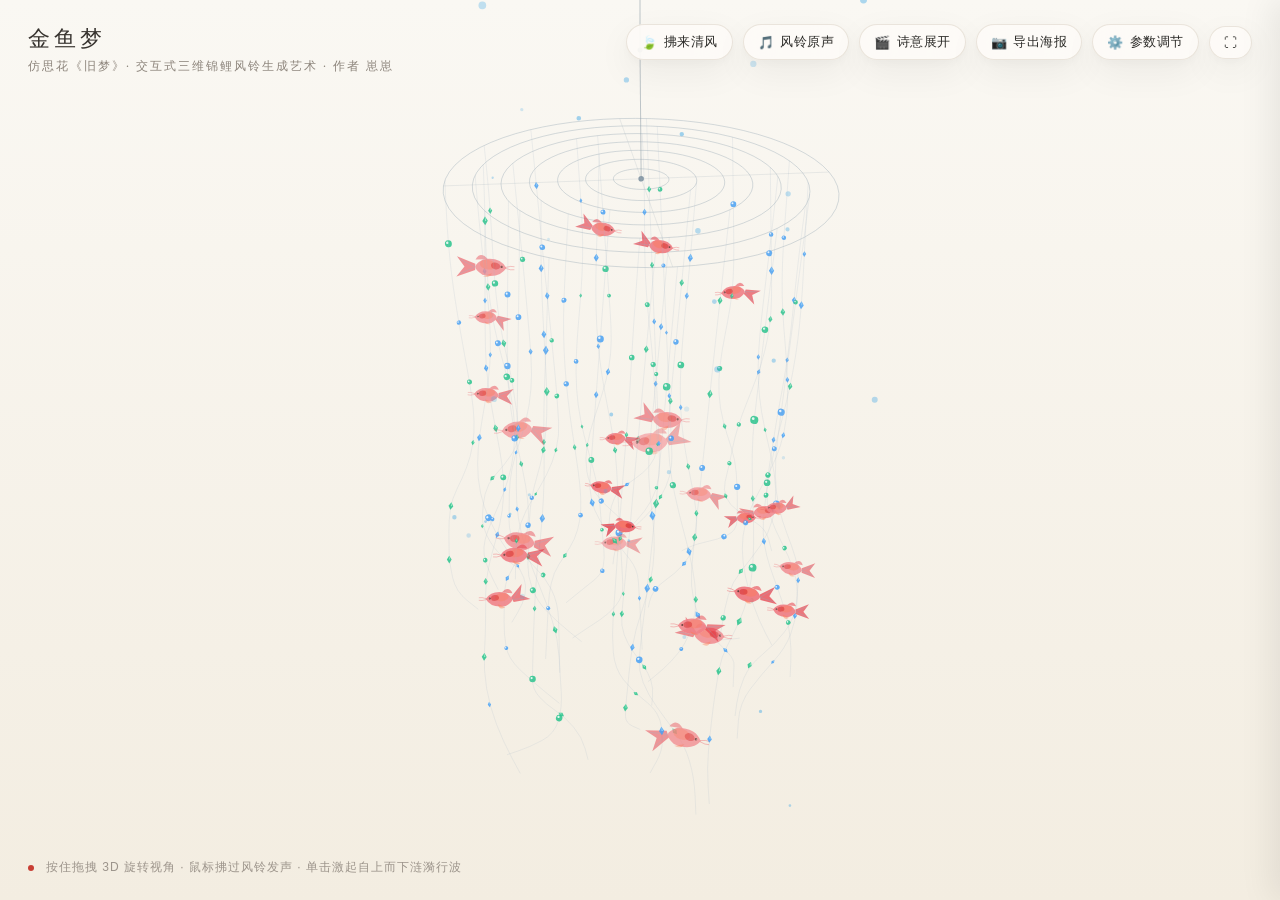
<file: index.html>
<!DOCTYPE html>
<html lang="zh-CN">
<head>
  <meta charset="UTF-8">
  <meta name="viewport" content="width=device-width, initial-scale=1.0, maximum-scale=1.0, user-scalable=no">
  <title>金鱼梦 · 锦鲤风铃生成艺术 (仿思花《旧梦》)</title>
  <link rel="stylesheet" href="style.css">
</head>
<body>

  <!-- 主画布 -->
  <canvas id="chimeCanvas"></canvas>

  <!-- 艺术标题题跋 -->
  <header class="art-header">
    <div class="art-title">
      <span>金鱼梦</span>
    </div>
    <div class="art-subtitle">仿思花《旧梦》· 交互式三维锦鲤风铃生成艺术 · 作者 崽崽</div>
  </header>

  <!-- 浮动快捷操作栏 -->
  <div class="floating-bar">
    <button class="icon-btn" id="gustBtn" title="拂来一阵微风，激起自上而下的柳叶涟漪行波">
      <span class="icon">🍃</span>
      <span class="btn-text">拂来清风</span>
    </button>
    <button class="icon-btn" id="bgAudioBtn" title="播放/暂停原生夏日风铃音轨">
      <span class="icon">🎵</span>
      <span class="btn-text">风铃原声</span>
    </button>
    <button class="icon-btn" id="replayBtn" title="重新播放如梦初醒的展开序幕">
      <span class="icon">🎬</span>
      <span class="btn-text">诗意展开</span>
    </button>
    <button class="icon-btn" id="exportBtn" title="导出高分辨率艺术海报">
      <span class="icon">📷</span>
      <span class="btn-text">导出海报</span>
    </button>
    <button class="icon-btn" id="togglePanelBtn" title="展开全参数调节控制台">
      <span class="icon">⚙️</span>
      <span class="btn-text">参数调节</span>
    </button>
    <button class="icon-btn" id="fullscreenBtn" title="全屏禅意沉浸模式">
      <span class="icon">⛶</span>
    </button>
  </div>

  <!-- 底部交互指引 -->
  <footer class="hint-footer">
    <span class="hint-dot"></span>
    <span>按住拖拽 3D 旋转视角 · 鼠标拂过风铃发声 · 单击激起自上而下涟漪行波</span>
  </footer>

  <!-- 侧边参数设置抽屉 -->
  <aside class="settings-drawer" id="settingsDrawer">
    <div class="drawer-header">
      <div class="drawer-title">装置参数配置台</div>
      <button class="close-btn" id="closeDrawerBtn">×</button>
    </div>

    <div class="drawer-content">

      <!-- 1. 意境预设 -->
      <div class="config-group">
        <div class="group-title">🎨 意境预设 (Style Presets)</div>
        <div class="preset-grid">
          <button class="preset-btn active" data-preset="goldenfish">🎐 金鱼梦</button>
          <button class="preset-btn" data-preset="golden">🌅 暮霭金鳞</button>
          <button class="preset-btn" data-preset="jade">🌊 碧波翠微</button>
          <button class="preset-btn" data-preset="night">🌌 玄夜水墨</button>
        </div>
      </div>

      <!-- 2. 结构参数 -->
      <div class="config-group">
        <div class="group-title">📐 风铃构型 (Structure)</div>
        <div class="control-item">
          <div class="control-label">
            <span>同心圆环数</span>
            <span class="control-value" id="valNumRings">7 层</span>
          </div>
          <input type="range" id="numRings" min="3" max="8" step="1" value="7">
        </div>
        <div class="control-item">
          <div class="control-label">
            <span>垂线数量</span>
            <span class="control-value" id="valNumStrands">34 根</span>
          </div>
          <input type="range" id="numStrands" min="12" max="48" step="2" value="34">
        </div>
        <div class="control-item">
          <div class="control-label">
            <span>顶部外环半径</span>
            <span class="control-value" id="valTopRadius">195 px</span>
          </div>
          <input type="range" id="topRadius" min="100" max="280" step="10" value="195">
        </div>
        <div class="control-item">
          <div class="control-label">
            <span>悬垂深度</span>
            <span class="control-value" id="valDropLength">680 px</span>
          </div>
          <input type="range" id="dropLength" min="350" max="850" step="20" value="680">
        </div>
        <div class="control-item">
          <div class="control-label">
            <span>下摆扩散比率</span>
            <span class="control-value" id="valSpreadRatio">0.95</span>
          </div>
          <input type="range" id="spreadRatio" min="0.5" max="1.6" step="0.05" value="0.95">
        </div>
      </div>

            <!-- 3. 挂件形态与素材选择 -->
      <div class="config-group">
        <div class="group-title">🎏 挂件形态与素材 (Pendant Motif)</div>
        <div class="control-item">
          <div class="control-label">
            <span>挂件形态</span>
          </div>
          <select id="pendantType">
            <option value="koi" selected>灵动锦鲤 (原版水彩游鱼)</option>
            <option value="butterfly">翩跹彩蝶 (3D双翅微振)</option>
            <option value="ginkgo">沉香金叶 (银杏叶翻卷)</option>
            <option value="crane">素雅青鸟 (立体千纸鹤)</option>
            <option value="custom">🖼️ 自定义图片 (本地PNG上传)</option>
          </select>
        </div>
        <div class="control-item" id="customUploadContainer" style="display: none;">
          <button class="secondary-btn" style="width: 100%;" id="uploadImageBtn">📁 上传透明底 PNG 吊坠</button>
          <input type="file" id="customImageInput" accept="image/*" style="display: none;">
          <div id="uploadFileName" style="font-size: 11px; color: #8C847B; margin-top: 4px; text-align: center;">未选择文件</div>
        </div>
        <div class="control-item">
          <div class="control-label">
            <span>挂件数量</span>
            <span class="control-value" id="valKoiCount">26 条</span>
          </div>
          <input type="range" id="koiCount" min="4" max="45" step="1" value="26">
        </div>
        <div class="control-item">
          <div class="control-label">
            <span>挂件体型</span>
            <span class="control-value" id="valKoiScale">1.05x</span>
          </div>
          <input type="range" id="koiScale" min="0.6" max="1.8" step="0.05" value="1.05">
        </div>
        <div class="control-item">
          <div class="control-label">
            <span>动态节奏</span>
            <span class="control-value" id="valKoiSpeed">1.00x</span>
          </div>
          <input type="range" id="koiSpeed" min="0.4" max="2.2" step="0.1" value="1.0">
        </div>
        <div class="control-item">
          <div class="control-label">
            <span>摆幅强度</span>
            <span class="control-value" id="valKoiWiggleAmp">1.00x</span>
          </div>
          <input type="range" id="koiWiggleAmp" min="0.3" max="2.0" step="0.1" value="1.0">
        </div>
        <div class="control-item">
          <div class="control-label">
            <span>国画配色方案</span>
          </div>
          <select id="koiColorTheme">
            <option value="cinnabar" selected>朱砂红金 (原版复刻)</option>
            <option value="golden">锦绣赤金</option>
            <option value="cyan">翠微碧波</option>
            <option value="monochrome">水墨丹顶</option>
            <option value="iridescent">五彩幻锦</option>
          </select>
        </div>
        <div class="control-item">
          <div class="control-label">
            <span>游动/朝向分布</span>
          </div>
          <select id="koiFacingMode">
            <option value="auto" selected>自由漫游 (顺逆交错)</option>
            <option value="cw">顺时针环游</option>
            <option value="ccw">逆时针环游</option>
          </select>
        </div>
      </div>

      <!-- 4. 珠帘与晶石 -->
      <div class="config-group">
        <div class="group-title">💎 琉璃珠饰 (Beads & Dew)</div>
        <div class="control-item">
          <div class="control-label">
            <span>串珠密度</span>
            <span class="control-value" id="valBeadDensity">1.00x</span>
          </div>
          <input type="range" id="beadDensity" min="0.4" max="2.0" step="0.1" value="1.0">
        </div>
        <div class="control-item">
          <div class="control-label">
            <span>珠粒大小</span>
            <span class="control-value" id="valBeadSize">1.00x</span>
          </div>
          <input type="range" id="beadSize" min="0.5" max="2.0" step="0.1" value="1.0">
        </div>
        <div class="control-item">
          <div class="control-label">
            <span>琉璃色泽</span>
          </div>
          <select id="beadTheme">
            <option value="blueGreen" selected>天青湖蓝 + 翡翠绿 (原作)</option>
            <option value="amberGold">落日琥珀流金</option>
            <option value="purpleCrystal">紫玉荧晶</option>
            <option value="iceWhite">冰雪清透</option>
          </select>
        </div>
        <div class="toggle-row">
          <span>飘落水露微粒</span>
          <label class="switch">
            <input type="checkbox" id="dewParticles" checked>
            <span class="slider"></span>
          </label>
        </div>
      </div>

            <!-- 5. 柳叶微重力与非同步风动 -->
      <div class="config-group">
        <div class="group-title">🍃 柳叶微重力与非同步风动 (Willow Wave Physics)</div>
        <div class="control-item">
          <div class="control-label">
            <span>微弱重力 (柔顺回正拉力)</span>
            <span class="control-value" id="valGravity">0.05</span>
          </div>
          <input type="range" id="gravity" min="0.01" max="0.25" step="0.01" value="0.05">
        </div>
        <div class="control-item">
          <div class="control-label">
            <span>节段非同步相位差 (柳叶 S 波)</span>
            <span class="control-value" id="valSegPhaseLag">0.42 rad</span>
          </div>
          <input type="range" id="segPhaseLag" min="0.10" max="0.80" step="0.02" value="0.42">
        </div>
        <div class="control-item">
          <div class="control-label">
            <span>非同步微风波纹灵动度</span>
            <span class="control-value" id="valWindFlutter">1.60x</span>
          </div>
          <input type="range" id="windFlutter" min="0.0" max="3.0" step="0.05" value="1.60">
        </div>
        <div class="control-item">
          <div class="control-label">
            <span>空气流体阻尼 (消退柔韧度)</span>
            <span class="control-value" id="valAirDrag">0.940</span>
          </div>
          <input type="range" id="airDrag" min="0.88" max="0.98" step="0.005" value="0.940">
        </div>
        <div class="control-item">
          <div class="control-label">
            <span>丝线极细轻盈度</span>
            <span class="control-value" id="valStrandWidth">0.45 px</span>
          </div>
          <input type="range" id="strandWidth" min="0.3" max="1.2" step="0.05" value="0.45">
        </div>
        <div class="control-item">
          <div class="control-label">
            <span>环境微风强度</span>
            <span class="control-value" id="valWindStrength">1.00x</span>
          </div>
          <input type="range" id="windStrength" min="0.0" max="3.0" step="0.1" value="1.0">
        </div>
        <div class="control-item">
          <div class="control-label">
            <span>3D 自转角速度</span>
            <span class="control-value" id="valAutoRotateSpeed">0.0028</span>
          </div>
          <input type="range" id="autoRotateSpeed" min="-0.015" max="0.015" step="0.0005" value="0.0028">
        </div>
        <div class="control-item">
          <div class="control-label">
            <span>全局悬挂钟摆晃动</span>
            <span class="control-value" id="valPendulumAmp">5.5 px</span>
          </div>
          <input type="range" id="pendulumAmp" min="0.0" max="15.0" step="0.5" value="5.5">
        </div>
        <div class="control-item" style="margin-top: 4px;">
          <button class="secondary-btn" id="drawerGustBtn" style="width: 100%;">🍃 拂来一阵清风 (触发下行行波)</button>
        </div>
        <div class="control-item" style="margin-top: 6px;">
          <div class="control-label"><span>手感一键预设</span></div>
          <div style="display: grid; grid-template-columns: repeat(3, 1fr); gap: 6px; margin-top: 4px;">
            <button class="preset-btn" id="feelPlumbBtn" style="padding: 6px 4px; font-size: 11px;">🎐 沉稳垂帘</button>
            <button class="preset-btn active" id="feelBalancedBtn" style="padding: 6px 4px; font-size: 11px;">🍃 柳叶微风</button>
            <button class="preset-btn" id="feelBreezeBtn" style="padding: 6px 4px; font-size: 11px;">🌬️ 云丝飘荡</button>
          </div>
        </div>
      </div>

      <!-- 6. 背景 -->
      <div class="config-group">
        <div class="group-title">📜 背景 (Paper)</div>
        <div class="control-item">
          <div class="control-label">
            <span>宣纸底色色调</span>
          </div>
          <select id="bgTheme">
            <option value="ricePaper" selected>澄心堂暖宣白 (默认)</option>
            <option value="warmSilk">温润素绢米白</option>
            <option value="bambooGreen">潇湘竹青淡绿</option>
            <option value="darkNight">玄夜玄墨青黑</option>
          </select>
        </div>
      </div>

      <!-- 7. 音效与交互声音 -->
      <div class="config-group">
        <div class="group-title">🔔 声景与清脆风铃 (Soundscape)</div>
        <div class="toggle-row">
          <span>触碰风铃清脆鸣响</span>
          <label class="switch">
            <input type="checkbox" id="chimeAudioEnabled" checked>
            <span class="slider"></span>
          </label>
        </div>
        <div class="control-item">
          <div class="control-label">
            <span>主音量</span>
            <span class="control-value" id="valVolume">75%</span>
          </div>
          <input type="range" id="volume" min="0.0" max="1.0" step="0.05" value="0.75">
        </div>
      </div>

      <!-- 操作按钮 -->
      <div class="action-grid">
        <button class="secondary-btn" id="resetConfigBtn">恢复默认</button>
        <button class="primary-btn" id="drawerExportBtn">导出海报</button>
      </div>

    </div>
  </aside>

  <!-- 核心模块化引擎脚本（按依赖顺序加载） -->
  <script src="koi.js"></script>
  <script src="sound.js"></script>
  <script src="sketch.js"></script>

  <!-- 主交互绑定逻辑 -->
  <script>
    document.addEventListener("DOMContentLoaded", () => {
      const app = new WindChimeApp();

      // UI 元素引用
      const drawer = document.getElementById("settingsDrawer");
      const togglePanelBtn = document.getElementById("togglePanelBtn");
      const closeDrawerBtn = document.getElementById("closeDrawerBtn");
      const bgAudioBtn = document.getElementById("bgAudioBtn");
      const replayBtn = document.getElementById("replayBtn");
      const exportBtn = document.getElementById("exportBtn");
      const drawerExportBtn = document.getElementById("drawerExportBtn");
      const fullscreenBtn = document.getElementById("fullscreenBtn");
      const resetConfigBtn = document.getElementById("resetConfigBtn");

      // 抽屉展开/折叠
      togglePanelBtn.addEventListener("click", () => {
        drawer.classList.toggle("open");
      });
      closeDrawerBtn.addEventListener("click", () => {
        drawer.classList.remove("open");
      });

      // 原声风铃音乐播放/暂停
      bgAudioBtn.addEventListener("click", () => {
        const isPlaying = app.audio.toggleBgAudio();
        if (isPlaying) {
          bgAudioBtn.classList.add("active");
          bgAudioBtn.querySelector(".btn-text").textContent = "暂停原声";
        } else {
          bgAudioBtn.classList.remove("active");
          bgAudioBtn.querySelector(".btn-text").textContent = "风铃原声";
        }
      });

      // 重播诗意展开动效
      replayBtn.addEventListener("click", () => {
        app.triggerUnfoldAnimation();
      });

      // 导出高分辨率海报
      const doExport = () => {
        app.exportPoster(2);
      };
      exportBtn.addEventListener("click", doExport);
      drawerExportBtn.addEventListener("click", doExport);

      // 全屏切换
      fullscreenBtn.addEventListener("click", () => {
        if (!document.fullscreenElement) {
          document.documentElement.requestFullscreen().catch(() => {});
        } else {
          document.exitFullscreen().catch(() => {});
        }
      });

      // 预设模式切换
      const presetButtons = document.querySelectorAll(".preset-btn");
      const presets = {
        goldenfish: {
          bgTheme: "ricePaper",
          koiColorTheme: "cinnabar",
          beadTheme: "blueGreen",
          windStrength: 1.0,
          spreadRatio: 0.95
        },
        golden: {
          bgTheme: "warmSilk",
          koiColorTheme: "golden",
          beadTheme: "amberGold",
          windStrength: 1.2,
          spreadRatio: 1.05
        },
        jade: {
          bgTheme: "bambooGreen",
          koiColorTheme: "cyan",
          beadTheme: "blueGreen",
          windStrength: 0.8,
          spreadRatio: 0.9
        },
        night: {
          bgTheme: "darkNight",
          koiColorTheme: "monochrome",
          beadTheme: "purpleCrystal",
          windStrength: 1.4,
          spreadRatio: 1.1
        }
      };

      presetButtons.forEach(btn => {
        btn.addEventListener("click", () => {
          presetButtons.forEach(b => b.classList.remove("active"));
          btn.classList.add("active");
          const p = presets[btn.dataset.preset];
          if (p) {
            Object.assign(app.config, p);
            // 同步表单值
            document.getElementById("bgTheme").value = p.bgTheme;
            document.getElementById("koiColorTheme").value = p.koiColorTheme;
            document.getElementById("beadTheme").value = p.beadTheme;
            document.getElementById("windStrength").value = p.windStrength;
            document.getElementById("spreadRatio").value = p.spreadRatio;
            document.getElementById("valWindStrength").textContent = p.windStrength.toFixed(2) + "x";
            document.getElementById("valSpreadRatio").textContent = p.spreadRatio.toFixed(2);
            app.buildChimeStructure();
          }
        });
      });

      // 双向绑定辅助函数
      const bindRange = (id, prop, format = (v) => v, onChange = null) => {
        const input = document.getElementById(id);
        const valSpan = document.getElementById("val" + id.charAt(0).toUpperCase() + id.slice(1));
        if (!input) return;

        input.addEventListener("input", (e) => {
          const val = parseFloat(e.target.value);
          app.config[prop] = val;
          if (valSpan) valSpan.textContent = format(val);
          if (onChange) onChange(val);
        });
      };

      bindRange("numRings", "numRings", v => `${v} 层`, () => app.buildChimeStructure());
      bindRange("numStrands", "numStrands", v => `${v} 根`, () => app.buildChimeStructure());
      bindRange("topRadius", "topRadius", v => `${v} px`, () => app.buildChimeStructure());
      bindRange("dropLength", "dropLength", v => `${v} px`, () => app.buildChimeStructure());
      bindRange("spreadRatio", "spreadRatio", v => v.toFixed(2));

      bindRange("koiCount", "koiCount", v => `${v} 条`, () => app.buildChimeStructure());
      bindRange("koiScale", "koiScale", v => `${v.toFixed(2)}x`);
      bindRange("koiSpeed", "koiSpeed", v => `${v.toFixed(2)}x`);
      bindRange("koiWiggleAmp", "koiWiggleAmp", v => `${v.toFixed(2)}x`);

      bindRange("beadDensity", "beadDensity", v => `${v.toFixed(2)}x`, () => app.buildChimeStructure());
      bindRange("beadSize", "beadSize", v => `${v.toFixed(2)}x`);

      bindRange("gravity", "gravity", v => v.toFixed(2));
      bindRange("segPhaseLag", "segPhaseLag", v => `${v.toFixed(2)} rad`);
      bindRange("windFlutter", "windFlutter", v => `${v.toFixed(2)}x`);
      bindRange("airDrag", "airDrag", v => v.toFixed(3));
      bindRange("strandWidth", "strandWidth", v => `${v.toFixed(2)} px`);
      bindRange("autoRotateSpeed", "autoRotateSpeed", v => v.toFixed(4));
      bindRange("windStrength", "windStrength", v => `${v.toFixed(2)}x`);
      bindRange("pendulumAmp", "pendulumAmp", v => `${v.toFixed(1)} px`);

      // 拂来清风按钮交互
      const triggerBreeze = () => {
        app.triggerGust(1.25);
      };
      const gustBtn = document.getElementById("gustBtn");
      if (gustBtn) gustBtn.addEventListener("click", triggerBreeze);
      const drawerGustBtn = document.getElementById("drawerGustBtn");
      if (drawerGustBtn) drawerGustBtn.addEventListener("click", triggerBreeze);

      // 快捷键支持 (H: 开关参数抽屉, Esc: 关闭抽屉, Space: 拂来微风)
      window.addEventListener("keydown", (e) => {
        const tag = (e.target && e.target.tagName) || "";
        if (tag === "INPUT" || tag === "TEXTAREA" || tag === "SELECT") return;
        if (e.key === "h" || e.key === "H") {
          e.preventDefault();
          drawer.classList.toggle("open");
        } else if (e.key === "Escape") {
          drawer.classList.remove("open");
        } else if (e.code === "Space") {
          e.preventDefault();
          triggerBreeze();
        }
      });

      // 手感快捷按钮
      const feelButtons = [
        document.getElementById("feelPlumbBtn"),
        document.getElementById("feelBalancedBtn"),
        document.getElementById("feelBreezeBtn")
      ];
      const setFeelActive = (activeBtn) => {
        feelButtons.forEach(b => b.classList.remove("active"));
        if (activeBtn) activeBtn.classList.add("active");
      };

      // 1. 沉稳垂帘 (垂直感极强，微风拂过有微弱非同步波动，静谧安然)
      document.getElementById("feelPlumbBtn").addEventListener("click", (e) => {
        setFeelActive(e.target);
        app.config.gravity = 0.12;
        app.config.segPhaseLag = 0.25;
        app.config.windFlutter = 0.8;
        app.config.airDrag = 0.95;
        document.getElementById("gravity").value = 0.12;
        document.getElementById("valGravity").textContent = "0.12";
        document.getElementById("segPhaseLag").value = 0.25;
        document.getElementById("valSegPhaseLag").textContent = "0.25 rad";
        document.getElementById("windFlutter").value = 0.8;
        document.getElementById("valWindFlutter").textContent = "0.80x";
        document.getElementById("airDrag").value = 0.95;
        document.getElementById("valAirDrag").textContent = "0.950";
      });

      // 2. 柳叶微风 (原版神韵 - 微弱重力、每节非同步波动、轻盈飘荡)
      document.getElementById("feelBalancedBtn").addEventListener("click", (e) => {
        setFeelActive(e.target);
        app.config.gravity = 0.05;
        app.config.segPhaseLag = 0.42;
        app.config.windFlutter = 1.6;
        app.config.airDrag = 0.94;
        document.getElementById("gravity").value = 0.05;
        document.getElementById("valGravity").textContent = "0.05";
        document.getElementById("segPhaseLag").value = 0.42;
        document.getElementById("valSegPhaseLag").textContent = "0.42 rad";
        document.getElementById("windFlutter").value = 1.6;
        document.getElementById("valWindFlutter").textContent = "1.60x";
        document.getElementById("airDrag").value = 0.94;
        document.getElementById("valAirDrag").textContent = "0.940";
      });

      // 3. 云丝飘荡 (超低微重力，大幅非同步漫卷流转，极度空灵)
      document.getElementById("feelBreezeBtn").addEventListener("click", (e) => {
        setFeelActive(e.target);
        app.config.gravity = 0.02;
        app.config.segPhaseLag = 0.55;
        app.config.windFlutter = 2.4;
        app.config.airDrag = 0.92;
        document.getElementById("gravity").value = 0.02;
        document.getElementById("valGravity").textContent = "0.02";
        document.getElementById("segPhaseLag").value = 0.55;
        document.getElementById("valSegPhaseLag").textContent = "0.55 rad";
        document.getElementById("windFlutter").value = 2.4;
        document.getElementById("valWindFlutter").textContent = "2.40x";
        document.getElementById("airDrag").value = 0.92;
        document.getElementById("valAirDrag").textContent = "0.920";
      });
      bindRange("volume", "volume", v => `${Math.round(v * 100)}%`, (v) => app.audio.setVolume(v));

      // 下拉选择绑定
      const bindSelect = (id, prop, rebuild = false) => {
        const el = document.getElementById(id);
        if (!el) return;
        el.addEventListener("change", (e) => {
          app.config[prop] = e.target.value;
          if (rebuild) app.buildChimeStructure();
        });
      };
      // 挂件形态切换
      const pendantTypeSelect = document.getElementById("pendantType");
      const customUploadContainer = document.getElementById("customUploadContainer");
      const uploadImageBtn = document.getElementById("uploadImageBtn");
      const customImageInput = document.getElementById("customImageInput");
      const uploadFileName = document.getElementById("uploadFileName");

      pendantTypeSelect.addEventListener("change", (e) => {
        app.config.pendantType = e.target.value;
        customUploadContainer.style.display = e.target.value === "custom" ? "block" : "none";
        app.buildChimeStructure();
      });

      uploadImageBtn.addEventListener("click", () => {
        customImageInput.click();
      });

      customImageInput.addEventListener("change", (e) => {
        const file = e.target.files[0];
        if (!file) return;
        uploadFileName.textContent = file.name;
        const reader = new FileReader();
        reader.onload = (event) => {
          const img = new Image();
          img.onload = () => {
            app.customImage = img;
            app.config.pendantType = "custom";
            pendantTypeSelect.value = "custom";
            customUploadContainer.style.display = "block";
            app.buildChimeStructure();
          };
          img.src = event.target.result;
        };
        reader.readAsDataURL(file);
      });

      bindSelect("koiColorTheme", "koiColorTheme");
      bindSelect("koiFacingMode", "koiFacingMode", true);
      bindSelect("beadTheme", "beadTheme");
      bindSelect("bgTheme", "bgTheme");

      // 开关绑定
      document.getElementById("dewParticles").addEventListener("change", (e) => {
        app.config.dewParticles = e.target.checked;
      });
      document.getElementById("chimeAudioEnabled").addEventListener("change", (e) => {
        app.config.chimeAudioEnabled = e.target.checked;
        app.audio.interactiveEnabled = e.target.checked;
      });

      // 恢复默认按钮
      resetConfigBtn.addEventListener("click", () => {
        location.reload();
      });
    });
  </script>
</body>
</html>
</file>
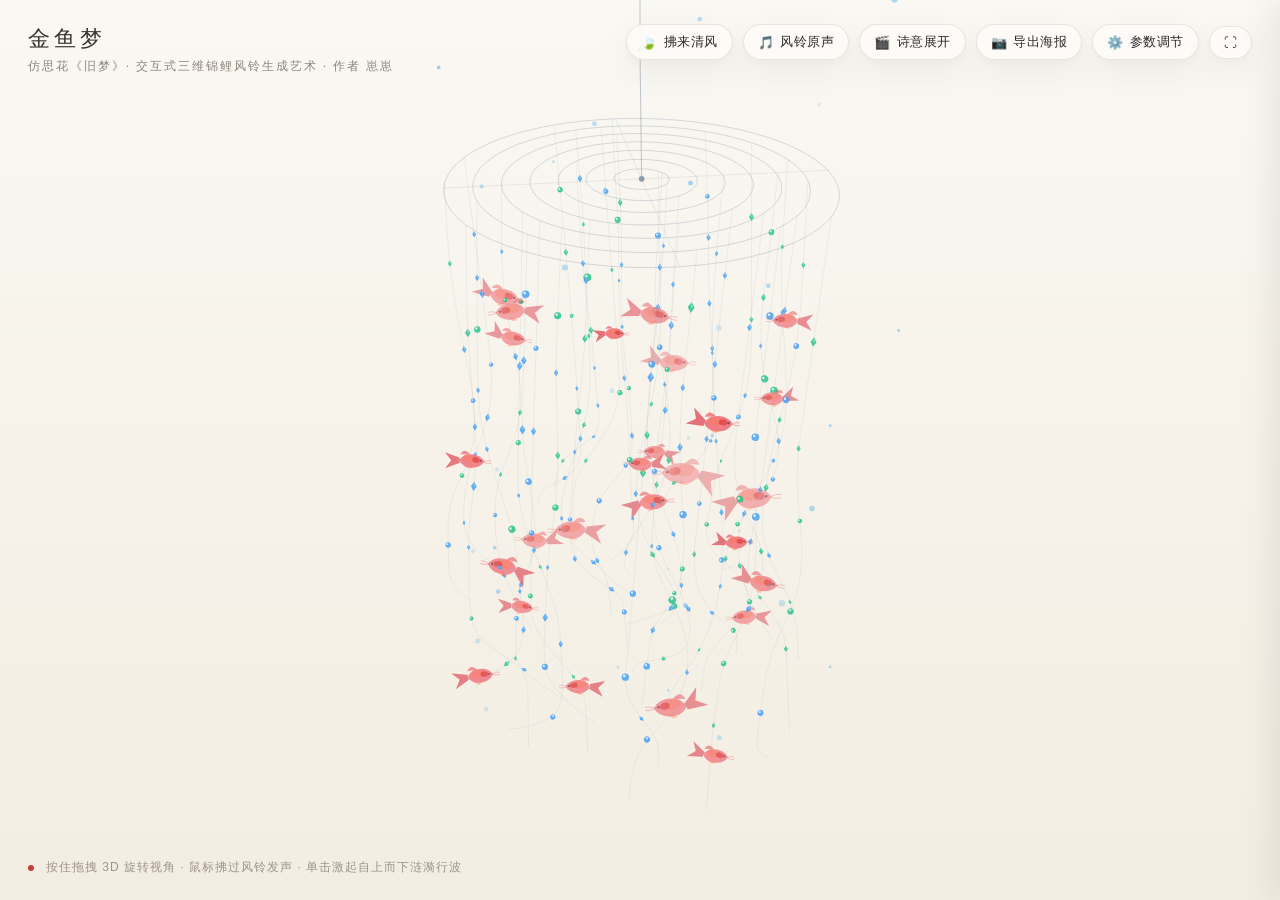
<file: standalone.html>
<!DOCTYPE html>
<html lang="zh-CN">
<head>
  <meta charset="UTF-8">
  <meta name="viewport" content="width=device-width, initial-scale=1.0, maximum-scale=1.0, user-scalable=no">
  <title>金鱼梦 · 锦鲤风铃生成艺术 (仿思花《旧梦》)</title>
  <style>
/* style.css - 金鱼梦 新中式极简生成艺术视觉界面样式表 */

:root {
  --primary-color: #C83E34;
  --primary-hover: #A82E25;
  --accent-blue: #3A86FF;
  --text-main: #2B2A27;
  --text-muted: #7A7770;
  --panel-bg: rgba(253, 251, 247, 0.88);
  --panel-border: rgba(210, 200, 185, 0.45);
  --control-bg: rgba(240, 235, 225, 0.65);
  --shadow-soft: 0 12px 36px rgba(0, 0, 0, 0.06), 0 4px 12px rgba(0, 0, 0, 0.03);
  --radius-sm: 6px;
  --radius-md: 12px;
  --radius-lg: 20px;
}

* {
  box-sizing: border-box;
  margin: 0;
  padding: 0;
  -webkit-tap-highlight-color: transparent;
}

html, body {
  width: 100%;
  height: 100%;
  overflow: hidden;
  background-color: #FAF8F3;
  font-family: -apple-system, BlinkMacSystemFont, "Segoe UI", Roboto, "PingFang SC", "Hiragino Sans GB", "Microsoft YaHei", sans-serif;
  color: var(--text-main);
  user-select: none;
}

/* 主画布 */
#chimeCanvas {
  position: absolute;
  top: 0;
  left: 0;
  width: 100%;
  height: 100%;
  z-index: 1;
  display: block;
  cursor: grab;
}

#chimeCanvas:active {
  cursor: grabbing;
}

/* 顶部标题与艺术题跋 */
.art-header {
  position: absolute;
  top: 24px;
  left: 28px;
  z-index: 10;
  pointer-events: none;
}

.art-title {
  font-family: "Songti SC", "Noto Serif SC", "STSong", serif;
  font-size: 22px;
  letter-spacing: 4px;
  font-weight: 500;
  color: #36322E;
  display: flex;
  align-items: center;
  gap: 8px;
}

.art-subtitle {
  font-family: "Songti SC", "Noto Serif SC", serif;
  font-size: 12px;
  color: #8C847B;
  letter-spacing: 2px;
  margin-top: 4px;
}

/* 底部交互提示 */
.hint-footer {
  position: absolute;
  bottom: 24px;
  left: 28px;
  z-index: 10;
  font-size: 12px;
  color: #9C948B;
  letter-spacing: 1px;
  pointer-events: none;
  display: flex;
  align-items: center;
  gap: 12px;
}

.hint-dot {
  width: 6px;
  height: 6px;
  border-radius: 50%;
  background-color: #C83E34;
  display: inline-block;
  animation: pulseDot 2.2s infinite ease-in-out;
}

@keyframes pulseDot {
  0%, 100% { transform: scale(1); opacity: 0.6; }
  50% { transform: scale(1.6); opacity: 1; }
}

/* 浮动快捷操作栏 */
.floating-bar {
  position: absolute;
  top: 24px;
  right: 28px;
  z-index: 15;
  display: flex;
  align-items: center;
  gap: 10px;
}

.icon-btn {
  background: var(--panel-bg);
  border: 1px solid var(--panel-border);
  backdrop-filter: blur(16px);
  -webkit-backdrop-filter: blur(16px);
  box-shadow: var(--shadow-soft);
  color: var(--text-main);
  padding: 8px 14px;
  border-radius: var(--radius-lg);
  font-size: 13px;
  display: flex;
  align-items: center;
  gap: 6px;
  cursor: pointer;
  transition: all 0.25s cubic-bezier(0.16, 1, 0.3, 1);
  letter-spacing: 0.5px;
}

.icon-btn:hover {
  background: #FFFFFF;
  border-color: rgba(200, 62, 52, 0.4);
  transform: translateY(-1px);
  box-shadow: 0 6px 18px rgba(0, 0, 0, 0.08);
}

.icon-btn.active {
  background: #C83E34;
  color: #FFFFFF;
  border-color: #C83E34;
}

/* 侧边设置抽屉 */
.settings-drawer {
  position: absolute;
  top: 0;
  right: 0;
  width: 380px;
  height: 100%;
  background: var(--panel-bg);
  border-left: 1px solid var(--panel-border);
  backdrop-filter: blur(24px);
  -webkit-backdrop-filter: blur(24px);
  box-shadow: -8px 0 32px rgba(0, 0, 0, 0.08);
  z-index: 20;
  display: flex;
  flex-direction: column;
  transform: translateX(100%);
  transition: transform 0.4s cubic-bezier(0.16, 1, 0.3, 1);
}

.settings-drawer.open {
  transform: translateX(0);
}

.drawer-header {
  padding: 20px 24px;
  border-bottom: 1px solid var(--panel-border);
  display: flex;
  justify-content: space-between;
  align-items: center;
}

.drawer-title {
  font-family: "Songti SC", "Noto Serif SC", serif;
  font-size: 17px;
  font-weight: 600;
  letter-spacing: 1px;
}

.close-btn {
  background: transparent;
  border: none;
  font-size: 20px;
  cursor: pointer;
  color: var(--text-muted);
  width: 32px;
  height: 32px;
  border-radius: 50%;
  display: flex;
  align-items: center;
  justify-content: center;
  transition: background 0.2s;
}

.close-btn:hover {
  background: rgba(0, 0, 0, 0.05);
  color: var(--text-main);
}

.drawer-content {
  flex: 1;
  overflow-y: auto;
  padding: 16px 24px 36px 24px;
  display: flex;
  flex-direction: column;
  gap: 20px;
}

/* 折叠分区卡片 */
.config-group {
  background: rgba(255, 255, 255, 0.65);
  border: 1px solid rgba(220, 210, 195, 0.5);
  border-radius: var(--radius-md);
  padding: 16px;
  box-shadow: 0 2px 8px rgba(0, 0, 0, 0.02);
}

.group-title {
  font-size: 13px;
  font-weight: 600;
  color: #555048;
  margin-bottom: 14px;
  display: flex;
  align-items: center;
  gap: 6px;
  letter-spacing: 0.5px;
}

/* 预设网格 */
.preset-grid {
  display: grid;
  grid-template-columns: repeat(2, 1fr);
  gap: 8px;
}

.preset-btn {
  background: var(--control-bg);
  border: 1px solid transparent;
  padding: 10px;
  border-radius: var(--radius-sm);
  font-size: 12px;
  cursor: pointer;
  text-align: center;
  transition: all 0.2s;
  color: var(--text-main);
}

.preset-btn:hover {
  background: #FFFFFF;
  border-color: rgba(200, 62, 52, 0.4);
}

.preset-btn.active {
  background: #FFFFFF;
  border-color: #C83E34;
  color: #C83E34;
  font-weight: 600;
  box-shadow: 0 2px 6px rgba(200, 62, 52, 0.15);
}

/* 控制行 */
.control-item {
  display: flex;
  flex-direction: column;
  gap: 6px;
  margin-bottom: 12px;
}

.control-item:last-child {
  margin-bottom: 0;
}

.control-label {
  display: flex;
  justify-content: space-between;
  font-size: 12px;
  color: #6C665D;
}

.control-value {
  font-family: monospace;
  font-size: 11px;
  color: #9C948B;
}

/* 滑动输入控件 */
input[type="range"] {
  -webkit-appearance: none;
  width: 100%;
  height: 4px;
  border-radius: 2px;
  background: #E4DED5;
  outline: none;
  transition: background 0.2s;
}

input[type="range"]::-webkit-slider-thumb {
  -webkit-appearance: none;
  appearance: none;
  width: 15px;
  height: 15px;
  border-radius: 50%;
  background: #C83E34;
  cursor: pointer;
  box-shadow: 0 1px 4px rgba(0, 0, 0, 0.2);
  transition: transform 0.15s;
}

input[type="range"]::-webkit-slider-thumb:hover {
  transform: scale(1.2);
}

/* 下拉选择器与文本域 */
select, textarea, input[type="text"] {
  width: 100%;
  background: #FFFFFF;
  border: 1px solid #DCD4C8;
  border-radius: var(--radius-sm);
  padding: 8px 10px;
  font-size: 12px;
  color: var(--text-main);
  outline: none;
  transition: border-color 0.2s;
  font-family: inherit;
}

select:focus, textarea:focus, input[type="text"]:focus {
  border-color: #C83E34;
}

textarea {
  resize: vertical;
  min-height: 58px;
  line-height: 1.5;
}

/* 开关复选框 */
.toggle-row {
  display: flex;
  justify-content: space-between;
  align-items: center;
  font-size: 12px;
  color: #6C665D;
  margin-bottom: 8px;
}

.switch {
  position: relative;
  display: inline-block;
  width: 38px;
  height: 20px;
}

.switch input {
  opacity: 0;
  width: 0;
  height: 0;
}

.slider {
  position: absolute;
  cursor: pointer;
  top: 0;
  left: 0;
  right: 0;
  bottom: 0;
  background-color: #D6CEC3;
  transition: 0.3s;
  border-radius: 20px;
}

.slider:before {
  position: absolute;
  content: "";
  height: 14px;
  width: 14px;
  left: 3px;
  bottom: 3px;
  background-color: white;
  transition: 0.3s;
  border-radius: 50%;
}

input:checked + .slider {
  background-color: #C83E34;
}

input:checked + .slider:before {
  transform: translateX(18px);
}

/* 重置与操作按钮 */
.action-grid {
  display: grid;
  grid-template-columns: 1fr 1fr;
  gap: 10px;
  margin-top: 10px;
}

.primary-btn {
  background: #C83E34;
  color: #FFFFFF;
  border: none;
  padding: 10px 14px;
  border-radius: var(--radius-sm);
  font-size: 13px;
  cursor: pointer;
  transition: background 0.2s;
  text-align: center;
}

.primary-btn:hover {
  background: var(--primary-hover);
}

.secondary-btn {
  background: #EFE9DE;
  color: var(--text-main);
  border: 1px solid #D8D0C2;
  padding: 10px 14px;
  border-radius: var(--radius-sm);
  font-size: 13px;
  cursor: pointer;
  transition: all 0.2s;
  text-align: center;
}

.secondary-btn:hover {
  background: #E5DFC4;
}

/* 移动端适配 */
@media (max-width: 600px) {
  .settings-drawer {
    width: 100%;
  }
  .art-header {
    top: 16px;
    left: 16px;
  }
  .art-title {
    font-size: 18px;
  }
  .floating-bar {
    top: 16px;
    right: 16px;
  }
  .icon-btn span.btn-text {
    display: none;
  }
  .hint-footer {
    display: none;
  }
}

</style>
</head>
<body>

  <!-- 主画布 -->
  <canvas id="chimeCanvas"></canvas>

  <!-- 艺术标题题跋 -->
  <header class="art-header">
    <div class="art-title">
      <span>金鱼梦</span>
    </div>
    <div class="art-subtitle">仿思花《旧梦》· 交互式三维锦鲤风铃生成艺术 · 作者 崽崽</div>
  </header>

  <!-- 浮动快捷操作栏 -->
  <div class="floating-bar">
    <button class="icon-btn" id="gustBtn" title="拂来一阵微风，激起自上而下的柳叶涟漪行波">
      <span class="icon">🍃</span>
      <span class="btn-text">拂来清风</span>
    </button>
    <button class="icon-btn" id="bgAudioBtn" title="播放/暂停原生夏日风铃音轨">
      <span class="icon">🎵</span>
      <span class="btn-text">风铃原声</span>
    </button>
    <button class="icon-btn" id="replayBtn" title="重新播放如梦初醒的展开序幕">
      <span class="icon">🎬</span>
      <span class="btn-text">诗意展开</span>
    </button>
    <button class="icon-btn" id="exportBtn" title="导出高分辨率艺术海报">
      <span class="icon">📷</span>
      <span class="btn-text">导出海报</span>
    </button>
    <button class="icon-btn" id="togglePanelBtn" title="展开全参数调节控制台">
      <span class="icon">⚙️</span>
      <span class="btn-text">参数调节</span>
    </button>
    <button class="icon-btn" id="fullscreenBtn" title="全屏禅意沉浸模式">
      <span class="icon">⛶</span>
    </button>
  </div>

  <!-- 底部交互指引 -->
  <footer class="hint-footer">
    <span class="hint-dot"></span>
    <span>按住拖拽 3D 旋转视角 · 鼠标拂过风铃发声 · 单击激起自上而下涟漪行波</span>
  </footer>

  <!-- 侧边参数设置抽屉 -->
  <aside class="settings-drawer" id="settingsDrawer">
    <div class="drawer-header">
      <div class="drawer-title">装置参数配置台</div>
      <button class="close-btn" id="closeDrawerBtn">×</button>
    </div>

    <div class="drawer-content">

      <!-- 1. 意境预设 -->
      <div class="config-group">
        <div class="group-title">🎨 意境预设 (Style Presets)</div>
        <div class="preset-grid">
          <button class="preset-btn active" data-preset="goldenfish">🎐 金鱼梦</button>
          <button class="preset-btn" data-preset="golden">🌅 暮霭金鳞</button>
          <button class="preset-btn" data-preset="jade">🌊 碧波翠微</button>
          <button class="preset-btn" data-preset="night">🌌 玄夜水墨</button>
        </div>
      </div>

      <!-- 2. 结构参数 -->
      <div class="config-group">
        <div class="group-title">📐 风铃构型 (Structure)</div>
        <div class="control-item">
          <div class="control-label">
            <span>同心圆环数</span>
            <span class="control-value" id="valNumRings">7 层</span>
          </div>
          <input type="range" id="numRings" min="3" max="8" step="1" value="7">
        </div>
        <div class="control-item">
          <div class="control-label">
            <span>垂线数量</span>
            <span class="control-value" id="valNumStrands">34 根</span>
          </div>
          <input type="range" id="numStrands" min="12" max="48" step="2" value="34">
        </div>
        <div class="control-item">
          <div class="control-label">
            <span>顶部外环半径</span>
            <span class="control-value" id="valTopRadius">195 px</span>
          </div>
          <input type="range" id="topRadius" min="100" max="280" step="10" value="195">
        </div>
        <div class="control-item">
          <div class="control-label">
            <span>悬垂深度</span>
            <span class="control-value" id="valDropLength">680 px</span>
          </div>
          <input type="range" id="dropLength" min="350" max="850" step="20" value="680">
        </div>
        <div class="control-item">
          <div class="control-label">
            <span>下摆扩散比率</span>
            <span class="control-value" id="valSpreadRatio">0.95</span>
          </div>
          <input type="range" id="spreadRatio" min="0.5" max="1.6" step="0.05" value="0.95">
        </div>
      </div>

            <!-- 3. 挂件形态与素材选择 -->
      <div class="config-group">
        <div class="group-title">🎏 挂件形态与素材 (Pendant Motif)</div>
        <div class="control-item">
          <div class="control-label">
            <span>挂件形态</span>
          </div>
          <select id="pendantType">
            <option value="koi" selected>灵动锦鲤 (原版水彩游鱼)</option>
            <option value="butterfly">翩跹彩蝶 (3D双翅微振)</option>
            <option value="ginkgo">沉香金叶 (银杏叶翻卷)</option>
            <option value="crane">素雅青鸟 (立体千纸鹤)</option>
            <option value="custom">🖼️ 自定义图片 (本地PNG上传)</option>
          </select>
        </div>
        <div class="control-item" id="customUploadContainer" style="display: none;">
          <button class="secondary-btn" style="width: 100%;" id="uploadImageBtn">📁 上传透明底 PNG 吊坠</button>
          <input type="file" id="customImageInput" accept="image/*" style="display: none;">
          <div id="uploadFileName" style="font-size: 11px; color: #8C847B; margin-top: 4px; text-align: center;">未选择文件</div>
        </div>
        <div class="control-item">
          <div class="control-label">
            <span>挂件数量</span>
            <span class="control-value" id="valKoiCount">26 条</span>
          </div>
          <input type="range" id="koiCount" min="4" max="45" step="1" value="26">
        </div>
        <div class="control-item">
          <div class="control-label">
            <span>挂件体型</span>
            <span class="control-value" id="valKoiScale">1.05x</span>
          </div>
          <input type="range" id="koiScale" min="0.6" max="1.8" step="0.05" value="1.05">
        </div>
        <div class="control-item">
          <div class="control-label">
            <span>动态节奏</span>
            <span class="control-value" id="valKoiSpeed">1.00x</span>
          </div>
          <input type="range" id="koiSpeed" min="0.4" max="2.2" step="0.1" value="1.0">
        </div>
        <div class="control-item">
          <div class="control-label">
            <span>摆幅强度</span>
            <span class="control-value" id="valKoiWiggleAmp">1.00x</span>
          </div>
          <input type="range" id="koiWiggleAmp" min="0.3" max="2.0" step="0.1" value="1.0">
        </div>
        <div class="control-item">
          <div class="control-label">
            <span>国画配色方案</span>
          </div>
          <select id="koiColorTheme">
            <option value="cinnabar" selected>朱砂红金 (原版复刻)</option>
            <option value="golden">锦绣赤金</option>
            <option value="cyan">翠微碧波</option>
            <option value="monochrome">水墨丹顶</option>
            <option value="iridescent">五彩幻锦</option>
          </select>
        </div>
        <div class="control-item">
          <div class="control-label">
            <span>游动/朝向分布</span>
          </div>
          <select id="koiFacingMode">
            <option value="auto" selected>自由漫游 (顺逆交错)</option>
            <option value="cw">顺时针环游</option>
            <option value="ccw">逆时针环游</option>
          </select>
        </div>
      </div>

      <!-- 4. 珠帘与晶石 -->
      <div class="config-group">
        <div class="group-title">💎 琉璃珠饰 (Beads & Dew)</div>
        <div class="control-item">
          <div class="control-label">
            <span>串珠密度</span>
            <span class="control-value" id="valBeadDensity">1.00x</span>
          </div>
          <input type="range" id="beadDensity" min="0.4" max="2.0" step="0.1" value="1.0">
        </div>
        <div class="control-item">
          <div class="control-label">
            <span>珠粒大小</span>
            <span class="control-value" id="valBeadSize">1.00x</span>
          </div>
          <input type="range" id="beadSize" min="0.5" max="2.0" step="0.1" value="1.0">
        </div>
        <div class="control-item">
          <div class="control-label">
            <span>琉璃色泽</span>
          </div>
          <select id="beadTheme">
            <option value="blueGreen" selected>天青湖蓝 + 翡翠绿 (原作)</option>
            <option value="amberGold">落日琥珀流金</option>
            <option value="purpleCrystal">紫玉荧晶</option>
            <option value="iceWhite">冰雪清透</option>
          </select>
        </div>
        <div class="toggle-row">
          <span>飘落水露微粒</span>
          <label class="switch">
            <input type="checkbox" id="dewParticles" checked>
            <span class="slider"></span>
          </label>
        </div>
      </div>

            <!-- 5. 柳叶微重力与非同步风动 -->
      <div class="config-group">
        <div class="group-title">🍃 柳叶微重力与非同步风动 (Willow Wave Physics)</div>
        <div class="control-item">
          <div class="control-label">
            <span>微弱重力 (柔顺回正拉力)</span>
            <span class="control-value" id="valGravity">0.05</span>
          </div>
          <input type="range" id="gravity" min="0.01" max="0.25" step="0.01" value="0.05">
        </div>
        <div class="control-item">
          <div class="control-label">
            <span>节段非同步相位差 (柳叶 S 波)</span>
            <span class="control-value" id="valSegPhaseLag">0.42 rad</span>
          </div>
          <input type="range" id="segPhaseLag" min="0.10" max="0.80" step="0.02" value="0.42">
        </div>
        <div class="control-item">
          <div class="control-label">
            <span>非同步微风波纹灵动度</span>
            <span class="control-value" id="valWindFlutter">1.60x</span>
          </div>
          <input type="range" id="windFlutter" min="0.0" max="3.0" step="0.05" value="1.60">
        </div>
        <div class="control-item">
          <div class="control-label">
            <span>空气流体阻尼 (消退柔韧度)</span>
            <span class="control-value" id="valAirDrag">0.940</span>
          </div>
          <input type="range" id="airDrag" min="0.88" max="0.98" step="0.005" value="0.940">
        </div>
        <div class="control-item">
          <div class="control-label">
            <span>丝线极细轻盈度</span>
            <span class="control-value" id="valStrandWidth">0.45 px</span>
          </div>
          <input type="range" id="strandWidth" min="0.3" max="1.2" step="0.05" value="0.45">
        </div>
        <div class="control-item">
          <div class="control-label">
            <span>环境微风强度</span>
            <span class="control-value" id="valWindStrength">1.00x</span>
          </div>
          <input type="range" id="windStrength" min="0.0" max="3.0" step="0.1" value="1.0">
        </div>
        <div class="control-item">
          <div class="control-label">
            <span>3D 自转角速度</span>
            <span class="control-value" id="valAutoRotateSpeed">0.0028</span>
          </div>
          <input type="range" id="autoRotateSpeed" min="-0.015" max="0.015" step="0.0005" value="0.0028">
        </div>
        <div class="control-item">
          <div class="control-label">
            <span>全局悬挂钟摆晃动</span>
            <span class="control-value" id="valPendulumAmp">5.5 px</span>
          </div>
          <input type="range" id="pendulumAmp" min="0.0" max="15.0" step="0.5" value="5.5">
        </div>
        <div class="control-item" style="margin-top: 4px;">
          <button class="secondary-btn" id="drawerGustBtn" style="width: 100%;">🍃 拂来一阵清风 (触发下行行波)</button>
        </div>
        <div class="control-item" style="margin-top: 6px;">
          <div class="control-label"><span>手感一键预设</span></div>
          <div style="display: grid; grid-template-columns: repeat(3, 1fr); gap: 6px; margin-top: 4px;">
            <button class="preset-btn" id="feelPlumbBtn" style="padding: 6px 4px; font-size: 11px;">🎐 沉稳垂帘</button>
            <button class="preset-btn active" id="feelBalancedBtn" style="padding: 6px 4px; font-size: 11px;">🍃 柳叶微风</button>
            <button class="preset-btn" id="feelBreezeBtn" style="padding: 6px 4px; font-size: 11px;">🌬️ 云丝飘荡</button>
          </div>
        </div>
      </div>

      <!-- 6. 背景 -->
      <div class="config-group">
        <div class="group-title">📜 背景 (Paper)</div>
        <div class="control-item">
          <div class="control-label">
            <span>宣纸底色色调</span>
          </div>
          <select id="bgTheme">
            <option value="ricePaper" selected>澄心堂暖宣白 (默认)</option>
            <option value="warmSilk">温润素绢米白</option>
            <option value="bambooGreen">潇湘竹青淡绿</option>
            <option value="darkNight">玄夜玄墨青黑</option>
          </select>
        </div>
      </div>

      <!-- 7. 音效与交互声音 -->
      <div class="config-group">
        <div class="group-title">🔔 声景与清脆风铃 (Soundscape)</div>
        <div class="toggle-row">
          <span>触碰风铃清脆鸣响</span>
          <label class="switch">
            <input type="checkbox" id="chimeAudioEnabled" checked>
            <span class="slider"></span>
          </label>
        </div>
        <div class="control-item">
          <div class="control-label">
            <span>主音量</span>
            <span class="control-value" id="valVolume">75%</span>
          </div>
          <input type="range" id="volume" min="0.0" max="1.0" step="0.05" value="0.75">
        </div>
      </div>

      <!-- 操作按钮 -->
      <div class="action-grid">
        <button class="secondary-btn" id="resetConfigBtn">恢复默认</button>
        <button class="primary-btn" id="drawerExportBtn">导出海报</button>
      </div>

    </div>
  </aside>

  <!-- 核心模块化引擎脚本（按依赖顺序加载） -->
  <!-- 核心引擎内联 (koi.js + sound.js + sketch.js) -->
  <script>
/**
 * koi.js (Pendants Engine) - 挂件渲染与多素材仿生动画系统
 * 支持 5 大类艺术挂件形态：
 * 1. 灵动锦鲤 (KoiFish) - 10节流体力学脊椎行波、双叶轻纱凤尾
 * 2. 翩跹彩蝶 (Butterfly) - 3D扇翼动力学、工笔丝脉、金粉微斑
 * 3. 沉香金叶 (GinkgoLeaf) - 银杏扇叶辐射脉络、微风翻卷起伏
 * 4. 素白青鸟 (OrigamiCrane) - 千纸鹤折纸切面、素雅纸张光影
 * 5. 自定义挂件 (CustomPendant) - 支持用户上传任意透明PNG图案
 */

// 色彩方案
class KoiPalette {
  static PRESETS = {
    cinnabar: {
      name: "朱砂红金 (原版)",
      head: "#FF5E36",
      bodyPrimary: "#E63946",
      bodySecondary: "#FF7B54",
      belly: "#FFF5F2",
      finBase: "rgba(255, 90, 70, 0.42)",
      finEdge: "rgba(72, 219, 251, 0.75)",
      goldShine: "rgba(255, 220, 100, 0.85)",
      spotColor: "#D63031"
    },
    golden: {
      name: "锦绣赤金",
      head: "#FFA502",
      bodyPrimary: "#FF7F50",
      bodySecondary: "#FFA502",
      belly: "#FFFDF0",
      finBase: "rgba(255, 160, 40, 0.42)",
      finEdge: "rgba(255, 230, 150, 0.8)",
      goldShine: "rgba(255, 240, 140, 0.9)",
      spotColor: "#FF6348"
    },
    cyan: {
      name: "翠微碧波",
      head: "#1DD1A1",
      bodyPrimary: "#10AC84",
      bodySecondary: "#48DBFB",
      belly: "#F0FFFF",
      finBase: "rgba(72, 219, 251, 0.4)",
      finEdge: "rgba(29, 209, 161, 0.75)",
      goldShine: "rgba(200, 247, 197, 0.85)",
      spotColor: "#10AC84"
    },
    monochrome: {
      name: "水墨丹顶",
      head: "#EE5253",
      bodyPrimary: "#2F3542",
      bodySecondary: "#57606F",
      belly: "#F1F2F6",
      finBase: "rgba(87, 96, 111, 0.35)",
      finEdge: "rgba(47, 53, 66, 0.6)",
      goldShine: "rgba(255, 255, 255, 0.75)",
      spotColor: "#2F3542"
    },
    iridescent: {
      name: "五彩幻锦",
      head: "#FF6B81",
      bodyPrimary: "#FF4757",
      bodySecondary: "#FFA502",
      belly: "#FFF5F5",
      finBase: "rgba(255, 159, 243, 0.45)",
      finEdge: "rgba(84, 160, 255, 0.75)",
      goldShine: "rgba(254, 202, 87, 0.85)",
      spotColor: "#FF4757"
    }
  };
}

// ==========================================
// 1. 灵动锦鲤 (KoiFish) - 东方水彩流线锦鲤
// ==========================================
class KoiFish {
  constructor(options = {}) {
    this.type = "koi";
    this.strandIndex = options.strandIndex ?? 0;
    this.heightRatio = options.heightRatio ?? 0.5;
    this.seed = options.seed ?? Math.floor(Math.random() * 10000);
    this.size = options.size ?? (28 + (this.seed % 18));
    this.speed = options.speed ?? (0.85 + (this.seed % 4) * 0.1);
    this.wiggleAmp = options.wiggleAmp ?? 1.0;
    this.facing = options.facing ?? (Math.random() > 0.5 ? 1 : -1);
    this.tiltAngle = options.tiltAngle ?? ((Math.random() - 0.5) * 0.25);
    this.colorTheme = options.colorTheme ?? "cinnabar";
    this.phase = options.phase ?? Math.random() * Math.PI * 2;
    this.tailPhase = options.tailPhase ?? Math.random() * Math.PI * 2;
    this.tailSpeed = 2.4 + (this.seed % 5) * 0.35;
    this.bobPhase = options.bobPhase ?? Math.random() * Math.PI * 2;
    this.radialOffset = options.radialOffset ?? ((Math.random() - 0.5) * 10);

    this.tailWag = 0;
    this.bob = 0;
    this.tilt = 0;
  }

  update(time, wind = { x: 0, y: 0 }) {
    const t = time * this.speed;
    const windWiggle = (wind.x + wind.y) * 0.05;
    this.tailWag = Math.sin(t * this.tailSpeed + this.tailPhase) * this.wiggleAmp;
    this.finWag = Math.sin(t * this.tailSpeed * 1.3 + this.tailPhase);
    this.bob = Math.sin(t * 1.3 + this.bobPhase) * 2.2;
    this.tilt = this.tiltAngle + this.tailWag * 0.035 + windWiggle;
  }

  draw(ctx, options = {}) {
    const scale = options.scale ?? 1.0;
    const opacity = options.opacity ?? 1.0;
    if (opacity <= 0.01) return;

    const paletteKey = options.colorTheme || this.colorTheme;
    const pal = KoiPalette.PRESETS[paletteKey] || KoiPalette.PRESETS.cinnabar;

    ctx.save();
    ctx.translate(0, this.bob);
    ctx.rotate(this.tilt);
    ctx.scale(this.facing * scale, scale);
    ctx.globalAlpha = Math.max(0, Math.min(1, opacity));

    const s = this.size;
    const bodyLen = s * 0.95;
    const bodyH = s * 0.30;

    // 1. 分叉三角 wagging 摇摆尾鳍
    ctx.save();
    ctx.translate(-bodyLen * 0.42, 0);
    ctx.rotate(this.tailWag * 0.55);
    ctx.beginPath();
    ctx.moveTo(0, -bodyH * 0.30);
    ctx.lineTo(-bodyLen * 0.55, -bodyH * 0.95);
    ctx.lineTo(-bodyLen * 0.32, 0);
    ctx.lineTo(-bodyLen * 0.55, bodyH * 0.95);
    ctx.lineTo(0, bodyH * 0.30);
    ctx.closePath();
    ctx.fillStyle = pal.bodyPrimary || pal.head || "#e8503a";
    ctx.globalAlpha = opacity * 0.82;
    ctx.fill();

    // 尾鳍透光细纹
    ctx.strokeStyle = pal.finEdge || pal.belly || "#fff3e6";
    ctx.lineWidth = 0.7;
    ctx.globalAlpha = opacity * 0.45;
    ctx.beginPath();
    ctx.moveTo(0, 0);
    ctx.lineTo(-bodyLen * 0.45, -bodyH * 0.65);
    ctx.moveTo(0, 0);
    ctx.lineTo(-bodyLen * 0.45, bodyH * 0.65);
    ctx.stroke();
    ctx.restore();

    // 2. 灵动背鳍 (dorsal fin)
    ctx.beginPath();
    ctx.moveTo(-bodyLen * 0.05, -bodyH * 0.75);
    ctx.quadraticCurveTo(-bodyLen * 0.28, -bodyH * 1.55, -bodyLen * 0.42, -bodyH * 0.70);
    ctx.closePath();
    ctx.fillStyle = pal.bodyPrimary || "#e8503a";
    ctx.globalAlpha = opacity * 0.65;
    ctx.fill();

    // 3. 纺锤形水彩流线鱼身 (尖吻尖尾，无臃肿模糊)
    ctx.beginPath();
    ctx.moveTo(bodyLen * 0.50, 0);
    ctx.quadraticCurveTo(bodyLen * 0.30, -bodyH * 1.05, -bodyLen * 0.20, -bodyH * 0.72);
    ctx.quadraticCurveTo(-bodyLen * 0.42, -bodyH * 0.30, -bodyLen * 0.42, 0);
    ctx.quadraticCurveTo(-bodyLen * 0.42, bodyH * 0.30, -bodyLen * 0.20, bodyH * 0.72);
    ctx.quadraticCurveTo(bodyLen * 0.30, bodyH * 1.05, bodyLen * 0.50, 0);
    ctx.closePath();

    // 肚腹水色底图
    ctx.fillStyle = pal.belly || "#fff3e6";
    ctx.globalAlpha = opacity * 0.94;
    ctx.fill();

    // 主色水彩层
    ctx.fillStyle = pal.bodyPrimary || "#e8503a";
    ctx.globalAlpha = opacity * 0.72;
    ctx.fill();

    // 4. 鱼背微光透亮斑 (soft glowing patch)
    ctx.beginPath();
    ctx.ellipse(-bodyLen * 0.05, -bodyH * 0.25, bodyLen * 0.24, bodyH * 0.45, 0.15, 0, Math.PI * 2);
    ctx.fillStyle = pal.bodySecondary || pal.head || "#ffb199";
    ctx.globalAlpha = opacity * 0.45;
    ctx.fill();

    // 5. 丹顶红斑或锦斑 (koi spot)
    if (pal.spotColor) {
      ctx.beginPath();
      ctx.ellipse(bodyLen * 0.18, -bodyH * 0.15, bodyLen * 0.14, bodyH * 0.32, 0.2, 0, Math.PI * 2);
      ctx.fillStyle = pal.spotColor;
      ctx.globalAlpha = opacity * 0.68;
      ctx.fill();
    }

    // 6. 腹侧微振胸鳍 (pectoral fin)
    ctx.beginPath();
    ctx.moveTo(bodyLen * 0.08, bodyH * 0.55);
    const finWag = (this.finWag || 0) * bodyH * 0.15;
    ctx.quadraticCurveTo(bodyLen * 0.02, bodyH * 1.15 + finWag, -bodyLen * 0.18, bodyH * 0.85);
    ctx.closePath();
    ctx.fillStyle = pal.bodySecondary || pal.head || "#ffb199";
    ctx.globalAlpha = opacity * 0.60;
    ctx.fill();

    // 7. 点睛之笔 (ink dot eye)
    ctx.globalAlpha = opacity * 0.92;
    ctx.beginPath();
    ctx.arc(bodyLen * 0.36, -bodyH * 0.08, s * 0.032, 0, Math.PI * 2);
    ctx.fillStyle = "#2b1810";
    ctx.fill();

    // 晶亮微光点
    ctx.beginPath();
    ctx.arc(bodyLen * 0.37, -bodyH * 0.09, s * 0.012, 0, Math.PI * 2);
    ctx.fillStyle = "#FFFFFF";
    ctx.fill();

    // 8. 龙须 (delicate whiskers)
    ctx.beginPath();
    ctx.moveTo(bodyLen * 0.48, -bodyH * 0.05);
    ctx.quadraticCurveTo(bodyLen * 0.64, -bodyH * 0.22, bodyLen * 0.74, -bodyH * 0.14);
    ctx.moveTo(bodyLen * 0.48, bodyH * 0.05);
    ctx.quadraticCurveTo(bodyLen * 0.64, bodyH * 0.22, bodyLen * 0.74, bodyH * 0.14);
    ctx.strokeStyle = pal.bodyPrimary || "#e8503a";
    ctx.lineWidth = Math.max(0.6, s * 0.022);
    ctx.globalAlpha = opacity * 0.55;
    ctx.stroke();

    ctx.restore();
  }
}

// ==========================================
// 2. 翩跹彩蝶 (Butterfly)
// ==========================================
class Butterfly {
  constructor(options = {}) {
    this.type = "butterfly";
    this.strandIndex = options.strandIndex ?? 0;
    this.heightRatio = options.heightRatio ?? 0.5;
    this.seed = options.seed ?? Math.floor(Math.random() * 10000);
    this.size = (options.size ?? (24 + (this.seed % 12))) * 0.95;
    this.speed = options.speed ?? (1.0 + (this.seed % 4) * 0.15);
    this.facing = options.facing ?? (Math.random() > 0.5 ? 1 : -1);
    this.colorTheme = options.colorTheme ?? "cinnabar";
    this.phase = options.phase ?? Math.random() * Math.PI * 2;
    this.radialOffset = options.radialOffset ?? ((Math.random() - 0.5) * 12);
    this.flap = 0;
  }

  update(time, wind = { x: 0, y: 0 }) {
    const t = time * 4.2 * this.speed + this.phase;
    // 3D 扇翅角度：cos(t) 控制双翅开合
    this.flap = Math.cos(t);
  }

  draw(ctx, options = {}) {
    const scale = options.scale ?? 1.0;
    const opacity = options.opacity ?? 1.0;
    const paletteKey = options.colorTheme || this.colorTheme;
    const palette = KoiPalette.PRESETS[paletteKey] || KoiPalette.PRESETS.cinnabar;
    const s = this.size;

    ctx.save();
    ctx.scale(scale, scale);
    ctx.globalAlpha = Math.max(0, Math.min(1, opacity));
    if (this.facing < 0) ctx.scale(-1, 1);

    // 扇翅宽度受 3D 投影缩放
    const flapWidth = Math.max(0.18, Math.abs(this.flap));

    // 绘制双翅 (左后、右前)
    const sides = [-1, 1];
    for (let side of sides) {
      ctx.save();
      ctx.scale(1, flapWidth * side);

      // 前翅大扇面
      ctx.beginPath();
      ctx.moveTo(0, -s * 0.1);
      ctx.bezierCurveTo(s * 0.4, -s * 0.9, s * 1.1, -s * 0.95, s * 1.15, -s * 0.4);
      ctx.bezierCurveTo(s * 1.0, -s * 0.1, s * 0.5, 0, 0, 0);
      ctx.closePath();

      const foreGrad = ctx.createRadialGradient(s * 0.3, -s * 0.3, s * 0.1, s * 0.6, -s * 0.5, s * 0.9);
      foreGrad.addColorStop(0.0, palette.head);
      foreGrad.addColorStop(0.5, palette.bodyPrimary);
      foreGrad.addColorStop(0.85, palette.finEdge);
      foreGrad.addColorStop(1.0, "rgba(255, 255, 255, 0.0)");
      ctx.fillStyle = foreGrad;
      ctx.globalAlpha = 0.75;
      ctx.fill();

      // 后翅小飘带
      ctx.beginPath();
      ctx.moveTo(0, 0);
      ctx.bezierCurveTo(s * 0.5, s * 0.2, s * 0.9, s * 0.5, s * 0.85, s * 0.85);
      ctx.bezierCurveTo(s * 0.5, s * 0.85, s * 0.2, s * 0.5, 0, s * 0.2);
      ctx.closePath();
      ctx.fillStyle = palette.bodySecondary;
      ctx.globalAlpha = 0.68;
      ctx.fill();

      // 翅脉与金色晶斑
      ctx.beginPath();
      ctx.arc(s * 0.6, -s * 0.45, s * 0.09, 0, Math.PI * 2);
      ctx.fillStyle = palette.goldShine;
      ctx.globalAlpha = 0.9;
      ctx.fill();

      ctx.restore();
    }

    // 蝶身与触角
    ctx.beginPath();
    ctx.ellipse(0, 0, s * 0.08, s * 0.35, 0, 0, Math.PI * 2);
    ctx.fillStyle = "#2B2A27";
    ctx.globalAlpha = 0.9;
    ctx.fill();

    // 纤细触角
    ctx.beginPath();
    ctx.moveTo(0, -s * 0.3);
    ctx.quadraticCurveTo(s * 0.2, -s * 0.55, s * 0.35, -s * 0.6);
    ctx.moveTo(0, -s * 0.3);
    ctx.quadraticCurveTo(-s * 0.2, -s * 0.55, -s * 0.35, -s * 0.6);
    ctx.strokeStyle = "#2B2A27";
    ctx.lineWidth = 0.75;
    ctx.stroke();

    ctx.restore();
  }
}

// ==========================================
// 3. 沉香金叶 / 银杏叶 (GinkgoLeaf)
// ==========================================
class GinkgoLeaf {
  constructor(options = {}) {
    this.type = "ginkgo";
    this.strandIndex = options.strandIndex ?? 0;
    this.heightRatio = options.heightRatio ?? 0.5;
    this.seed = options.seed ?? Math.floor(Math.random() * 10000);
    this.size = (options.size ?? (24 + (this.seed % 12))) * 0.92;
    this.speed = options.speed ?? (0.9 + (this.seed % 4) * 0.1);
    this.facing = options.facing ?? (Math.random() > 0.5 ? 1 : -1);
    this.phase = options.phase ?? Math.random() * Math.PI * 2;
    this.radialOffset = options.radialOffset ?? ((Math.random() - 0.5) * 12);
    this.sway = 0;
  }

  update(time, wind = { x: 0, y: 0 }) {
    const t = time * 2.2 * this.speed + this.phase;
    this.sway = Math.sin(t) * 0.25 + (wind.x + wind.y) * 0.1;
  }

  draw(ctx, options = {}) {
    const scale = options.scale ?? 1.0;
    const opacity = options.opacity ?? 1.0;
    const s = this.size;

    ctx.save();
    ctx.scale(scale, scale);
    ctx.globalAlpha = Math.max(0, Math.min(1, opacity));
    ctx.rotate(this.sway);
    if (this.facing < 0) ctx.scale(-1, 1);

    // 细长叶柄
    ctx.beginPath();
    ctx.moveTo(0, 0);
    ctx.quadraticCurveTo(s * 0.15, s * 0.35, s * 0.25, s * 0.65);
    ctx.strokeStyle = "rgba(180, 140, 60, 0.75)";
    ctx.lineWidth = 1.0;
    ctx.stroke();

    // 银杏经典扇形叶面
    ctx.beginPath();
    ctx.moveTo(0, 0);
    ctx.bezierCurveTo(-s * 0.55, -s * 0.45, -s * 0.85, -s * 0.95, -s * 0.3, -s * 1.15);
    // 中央微缺口
    ctx.quadraticCurveTo(0, -s * 0.95, s * 0.3, -s * 1.15);
    ctx.bezierCurveTo(s * 0.85, -s * 0.95, s * 0.55, -s * 0.45, 0, 0);
    ctx.closePath();

    const leafGrad = ctx.createRadialGradient(0, 0, s * 0.1, 0, -s * 0.8, s * 1.1);
    leafGrad.addColorStop(0.0, "#E67E22");
    leafGrad.addColorStop(0.4, "#F39C12");
    leafGrad.addColorStop(0.85, "#F1C40F");
    leafGrad.addColorStop(1.0, "#F9E79F");

    ctx.fillStyle = leafGrad;
    ctx.globalAlpha = 0.82;
    ctx.fill();

    // 辐射状细腻叶脉
    ctx.strokeStyle = "rgba(255, 255, 255, 0.45)";
    ctx.lineWidth = 0.6;
    for (let a = -0.55; a <= 0.55; a += 0.18) {
      ctx.beginPath();
      ctx.moveTo(0, 0);
      ctx.lineTo(Math.sin(a) * s * 1.05, -Math.cos(a) * s * 1.05);
      ctx.stroke();
    }

    ctx.restore();
  }
}

// ==========================================
// 4. 素白青鸟 / 千纸鹤 (OrigamiCrane)
// ==========================================
class OrigamiCrane {
  constructor(options = {}) {
    this.type = "crane";
    this.strandIndex = options.strandIndex ?? 0;
    this.heightRatio = options.heightRatio ?? 0.5;
    this.seed = options.seed ?? Math.floor(Math.random() * 10000);
    this.size = (options.size ?? (24 + (this.seed % 12))) * 0.9;
    this.speed = options.speed ?? (0.9 + (this.seed % 4) * 0.1);
    this.facing = options.facing ?? (Math.random() > 0.5 ? 1 : -1);
    this.phase = options.phase ?? Math.random() * Math.PI * 2;
    this.radialOffset = options.radialOffset ?? ((Math.random() - 0.5) * 12);
    this.tilt = 0;
  }

  update(time, wind = { x: 0, y: 0 }) {
    const t = time * 2.5 * this.speed + this.phase;
    this.tilt = Math.sin(t) * 0.18 + wind.x * 0.08;
  }

  draw(ctx, options = {}) {
    const scale = options.scale ?? 1.0;
    const opacity = options.opacity ?? 1.0;
    const s = this.size;

    ctx.save();
    ctx.scale(scale, scale);
    ctx.globalAlpha = Math.max(0, Math.min(1, opacity));
    ctx.rotate(this.tilt);
    if (this.facing < 0) ctx.scale(-1, 1);

    // 折纸千纸鹤多面几何多边形
    // 1. 左翼
    ctx.beginPath();
    ctx.moveTo(0, -s * 0.1);
    ctx.lineTo(-s * 0.9, -s * 0.6);
    ctx.lineTo(-s * 0.2, 0);
    ctx.closePath();
    ctx.fillStyle = "rgba(240, 245, 250, 0.85)";
    ctx.fill();
    ctx.strokeStyle = "rgba(180, 195, 210, 0.6)";
    ctx.stroke();

    // 2. 右翼 (迎光面)
    ctx.beginPath();
    ctx.moveTo(0, -s * 0.1);
    ctx.lineTo(s * 0.9, -s * 0.7);
    ctx.lineTo(s * 0.25, 0);
    ctx.closePath();
    ctx.fillStyle = "rgba(255, 255, 255, 0.95)";
    ctx.fill();
    ctx.strokeStyle = "rgba(180, 195, 210, 0.6)";
    ctx.stroke();

    // 3. 头部与颈
    ctx.beginPath();
    ctx.moveTo(0, 0);
    ctx.lineTo(s * 0.6, -s * 0.25);
    ctx.lineTo(s * 0.5, -s * 0.2);
    ctx.lineTo(0, s * 0.15);
    ctx.closePath();
    ctx.fillStyle = "rgba(230, 238, 245, 0.9)";
    ctx.fill();
    ctx.stroke();

    // 4. 尾羽
    ctx.beginPath();
    ctx.moveTo(0, 0);
    ctx.lineTo(-s * 0.65, s * 0.25);
    ctx.lineTo(0, s * 0.15);
    ctx.closePath();
    ctx.fillStyle = "rgba(215, 225, 235, 0.85)";
    ctx.fill();
    ctx.stroke();

    ctx.restore();
  }
}

// ==========================================
// 5. 用户自定义图片挂件 (CustomPendant)
// ==========================================
class CustomPendant {
  constructor(options = {}) {
    this.type = "custom";
    this.strandIndex = options.strandIndex ?? 0;
    this.heightRatio = options.heightRatio ?? 0.5;
    this.seed = options.seed ?? Math.floor(Math.random() * 10000);
    this.size = (options.size ?? (26 + (this.seed % 12))) * 1.1;
    this.speed = options.speed ?? (1.0 + (this.seed % 4) * 0.1);
    this.facing = options.facing ?? (Math.random() > 0.5 ? 1 : -1);
    this.phase = options.phase ?? Math.random() * Math.PI * 2;
    this.radialOffset = options.radialOffset ?? ((Math.random() - 0.5) * 12);
    this.tilt = 0;
  }

  update(time, wind = { x: 0, y: 0 }) {
    const t = time * 2.2 * this.speed + this.phase;
    this.tilt = Math.sin(t) * 0.15 + (wind.x + wind.y) * 0.08;
  }

  draw(ctx, options = {}) {
    const scale = options.scale ?? 1.0;
    const opacity = options.opacity ?? 1.0;
    const img = options.customImage;
    const s = this.size;

    ctx.save();
    ctx.scale(scale, scale);
    ctx.globalAlpha = Math.max(0, Math.min(1, opacity));
    ctx.rotate(this.tilt);
    if (this.facing < 0) ctx.scale(-1, 1);

    if (img && img.complete && img.naturalWidth > 0) {
      // 保持原始长宽比绘制
      const aspect = img.naturalWidth / img.naturalHeight;
      let w = s * 1.5;
      let h = w / aspect;
      ctx.drawImage(img, -w / 2, -h / 2, w, h);
    } else {
      // 占位图形：优雅双玉璜/如意纹
      ctx.beginPath();
      ctx.arc(0, 0, s * 0.45, 0, Math.PI * 2);
      ctx.fillStyle = "rgba(220, 60, 50, 0.85)";
      ctx.fill();
      ctx.beginPath();
      ctx.arc(0, 0, s * 0.2, 0, Math.PI * 2);
      ctx.fillStyle = "#FAF8F3";
      ctx.fill();
    }

    ctx.restore();
  }
}

// 统一工厂方法
class PendantFactory {
  static create(type, options) {
    switch (type) {
      case "butterfly":
        return new Butterfly(options);
      case "ginkgo":
        return new GinkgoLeaf(options);
      case "crane":
        return new OrigamiCrane(options);
      case "custom":
        return new CustomPendant(options);
      case "koi":
      default:
        return new KoiFish(options);
    }
  }
}

if (typeof window !== "undefined") {
  window.KoiFish = KoiFish;
  window.Butterfly = Butterfly;
  window.GinkgoLeaf = GinkgoLeaf;
  window.OrigamiCrane = OrigamiCrane;
  window.CustomPendant = CustomPendant;
  window.PendantFactory = PendantFactory;
  window.KoiPalette = KoiPalette;
}


/**
 * sound.js - 金鱼梦 声景与物理风铃交互音频系统
 * 1. 原生高品质夏日风铃音轨播放器 (wind_chime.m4a / wind_chime.wav)
 * 2. Web Audio API 物理五声音阶琉璃金属谐波风铃合成器 (支持拂过发声、空间立体声混音)
 */

class ChimeAudioSystem {
  constructor() {
    this.ctx = null;
    this.masterGain = null;
    this.isMuted = false;
    this.volume = 0.75;
    this.bgAudio = null;
    this.bgPlaying = false;
    this.interactiveEnabled = true;

    // 中国经典清幽五声音阶 (宫商角徵羽 高八度清脆风铃频段)
    // C6, D6, E6, G6, A6, C7, D7, E7, G7, A7
    this.pentatonicFrequencies = [
      1046.50, // 宫 (C6)
      1174.66, // 商 (D6)
      1318.51, // 角 (E6)
      1567.98, // 徵 (G6)
      1760.00, // 羽 (A6)
      2093.00, // 宫 (C7)
      2349.32, // 商 (D7)
      2637.02, // 角 (E7)
      3135.96, // 徵 (G7)
      3520.00  // 羽 (A7)
    ];

    this.lastPlayTime = 0;
    this.initBgAudio();
  }

  initContext() {
    if (!this.ctx) {
      const AudioContext = window.AudioContext || window.webkitAudioContext;
      if (AudioContext) {
        this.ctx = new AudioContext();
        this.masterGain = this.ctx.createGain();
        this.masterGain.gain.setValueAtTime(this.volume, this.ctx.currentTime);
        this.masterGain.connect(this.ctx.destination);
      }
    }
    if (this.ctx && this.ctx.state === "suspended") {
      this.ctx.resume();
    }
  }

  initBgAudio() {
    try {
      this.bgAudio = new Audio();
      this.bgAudio.src = "wind_chime.m4a";
      this.bgAudio.loop = true;
      this.bgAudio.volume = this.volume;
      this.bgAudio.crossOrigin = "anonymous";
      this.bgAudio.onerror = () => {
        // 若 m4a 加载失败尝试 wav
        if (this.bgAudio.src.endsWith("wind_chime.m4a")) {
          this.bgAudio.src = "wind_chime.wav";
        }
      };
    } catch (e) {
      console.warn("Background audio not supported:", e);
    }
  }

  startAmbientLoop() {
    this.stopAmbientLoop();
    const triggerNext = () => {
      if (!this.bgPlaying) return;
      const strandIdx = Math.floor(Math.random() * 26);
      const vel = 0.35 + Math.random() * 0.45;
      const pan = (Math.random() - 0.5) * 1.6;
      this.playChime(strandIdx, vel, pan);
      const nextDelay = 800 + Math.random() * 2000;
      this.ambientTimer = setTimeout(triggerNext, nextDelay);
    };
    triggerNext();
  }

  stopAmbientLoop() {
    if (this.ambientTimer) {
      clearTimeout(this.ambientTimer);
      this.ambientTimer = null;
    }
  }

  toggleBgAudio(forceState) {
    this.initContext();
    const target = forceState !== undefined ? forceState : !this.bgPlaying;
    if (target) {
      this.bgPlaying = true;
      if (this.bgAudio) {
        this.bgAudio.play().catch(() => {
          this.startAmbientLoop();
        });
      } else {
        this.startAmbientLoop();
      }
    } else {
      if (this.bgAudio) {
        try { this.bgAudio.pause(); } catch(e) {}
      }
      this.stopAmbientLoop();
      this.bgPlaying = false;
    }
    return this.bgPlaying;
  }

  setVolume(vol) {
    this.volume = Math.max(0, Math.min(1, vol));
    if (this.masterGain && this.ctx) {
      this.masterGain.gain.setTargetAtTime(this.isMuted ? 0 : this.volume, this.ctx.currentTime, 0.05);
    }
    if (this.bgAudio) {
      this.bgAudio.volume = this.isMuted ? 0 : this.volume;
    }
  }

  toggleMute() {
    this.isMuted = !this.isMuted;
    this.setVolume(this.volume);
    return this.isMuted;
  }

  /**
   * 触发单次清脆琉璃/金属风铃击鸣
   * @param {number} strandIndex 弦号 (决定音高)
   * @param {number} velocity 拨动力度 0~1
   * @param {number} panX 空间立体声相位 -1(左) ~ 1(右)
   */
  playChime(strandIndex = 0, velocity = 0.6, panX = 0) {
    if (!this.interactiveEnabled || this.isMuted) return;
    this.initContext();
    if (!this.ctx) return;

    // 防止同帧声音堆叠爆音
    const now = this.ctx.currentTime;
    if (now - this.lastPlayTime < 0.045) return;
    this.lastPlayTime = now;

    const noteIdx = Math.abs(strandIndex) % this.pentatonicFrequencies.length;
    const baseFreq = this.pentatonicFrequencies[noteIdx];

    // 风铃的非谐波金属/玻璃分音参数 (Inharmonic partials)
    const partials = [
      { ratio: 1.00, amp: 1.00, decay: 1.6 },
      { ratio: 2.76, amp: 0.55, decay: 1.1 },
      { ratio: 5.40, amp: 0.30, decay: 0.7 },
      { ratio: 8.93, amp: 0.15, decay: 0.4 }
    ];

    // 空间立体声 Panner
    let outNode = this.masterGain;
    if (this.ctx.createStereoPanner) {
      const panner = this.ctx.createStereoPanner();
      panner.pan.setValueAtTime(Math.max(-1, Math.min(1, panX)), now);
      panner.connect(this.masterGain);
      outNode = panner;
    }

    const vel = Math.max(0.15, Math.min(1.0, velocity));

    // 逐个生成分音振荡器
    partials.forEach(p => {
      const osc = this.ctx.createOscillator();
      const gain = this.ctx.createGain();

      // 正弦与微量三角波混合出金属与玻璃质感
      osc.type = "sine";
      osc.frequency.setValueAtTime(baseFreq * p.ratio, now);

      // 极轻微音高下弯微颤，模拟金属撞击张力变化
      osc.frequency.exponentialRampToValueAtTime(baseFreq * p.ratio * 0.996, now + p.decay);

      // 包络线：瞬态敲击 (Attack 1.5ms) + 指数平滑释音 (Exponential Decay)
      gain.gain.setValueAtTime(0.0001, now);
      gain.gain.linearRampToValueAtTime(vel * p.amp * 0.22, now + 0.002);
      gain.gain.exponentialRampToValueAtTime(0.00001, now + p.decay);

      osc.connect(gain);
      gain.connect(outNode);

      osc.start(now);
      osc.stop(now + p.decay + 0.05);
    });
  }
}

if (typeof window !== "undefined") {
  window.ChimeAudioSystem = ChimeAudioSystem;
}


/**
 * sketch.js - 金鱼梦 交互主循环与 Verlet 软绳渲染流水线
 * 遵循单源配置原则（Single Source of Truth），所有可调参数统一在顶部集中暴露
 */

// ==========================================
// 全局可调参数配置 (Single Source of Truth)
// ==========================================
const CONFIG = {
  // 结构参数
  numRings: 7,            // 同心圆环数 (3~8)
  numStrands: 34,         // 垂线总数 (12~48)
  topRadius: 195,         // 顶部外环半径 (px)
  dropLength: 680,        // 悬垂深度 (px)
  spreadRatio: 0.95,      // 底部微扩散收拢比例
  ringPitch: 0.38,        // 3D俯视仰角倾斜度

  // 挂件形态与算法参数
  pendantType: "koi",     // 挂件形态: koi (锦鲤), butterfly (彩蝶), ginkgo (银杏叶), crane (千纸鹤), custom (自定义)
  koiCount: 26,           // 挂件总数 (4~45)
  koiScale: 1.05,         // 尺寸缩放倍率 (0.6~1.8)
  koiSpeed: 1.0,          // 游频/扇翅速率 (0.4~2.2)
  koiWiggleAmp: 1.0,      // 摆幅大小 (0.3~2.0)
  koiColorTheme: "cinnabar", // 配色方案: cinnabar (朱砂), golden (赤金), cyan (翠微), monochrome (水墨), iridescent (幻锦)
  koiFacingMode: "auto",  // 游动朝向: auto (自由交错), cw (顺时针), ccw (逆时针)

  // 琉璃珠饰与空间晶石
  beadDensity: 1.0,       // 串珠密度倍率
  beadSize: 1.0,          // 珠粒大小倍率
  beadTheme: "blueGreen", // 琉璃色泽: blueGreen (天青翡翠), amberGold (琥珀流金), purpleCrystal (紫玉荧晶), iceWhite (冰雪清透)
  dewParticles: true,     // 飘落水露微粒

  // 物理核心：微弱重力、柳叶垂落、超低频柔性风动与圆锥软限幅
  gravity: 0.055,         // 微弱重力回复力 (0.01~0.25，柔顺回正拉力)
  segPhaseLag: 0.42,      // 沿线每节非同步相位差 (0.1~0.8 rad，形成轻柔S波)
  windFlutter: 1.0,       // 非同步微风波纹灵动度
  waveTension: 0.28,      // 沿线弹性波传导张力
  airDrag: 0.92,          // 空气流体阻尼 (0.86~0.96，消退柔韧度)
  windStrength: 1.0,      // 基础微风强度
  mouseForce: 1.2,        // 鼠标流体推力 (如清风拂过)
  autoRotateSpeed: 0.0028,// 顶部吊环慢速自转角速度
  strandWidth: 0.45,      // 极细银丝线宽 (px)
  pendulumAmp: 5.5,       // 全局顶部悬挂微幅钟摆晃动摆幅 (px)

  // 背景
  bgTheme: "ricePaper",   // 背景底色: ricePaper (澄心堂暖宣白), warmSilk (温润素绢), bambooGreen (潇湘竹青), darkNight (玄夜玄墨)

  // 音频设置
  bgAudioEnabled: false,  // 原声风铃背景音
  chimeAudioEnabled: true,// 触碰交互发声
  volume: 0.75            // 主音量
};

if (typeof window !== "undefined") {
  window.CONFIG = CONFIG;
}

function hash(seed) {
  let s = Math.sin(seed * 127.1 + 311.7) * 43758.5453;
  return s - Math.floor(s);
}

function clamp(v, a, b) {
  return Math.max(a, Math.min(b, v));
}

function lerp(a, b, t) {
  return a + (b - a) * t;
}

class VerletNode {
  constructor(x, y, z) {
    this.x = x;
    this.y = y;
    this.z = z;
    this.ox = x;
    this.oy = y;
    this.oz = z;
  }
}

class WindChimeApp {
  constructor() {
    this.canvas = document.getElementById("chimeCanvas");
    this.ctx = this.canvas.getContext("2d");

    // 全局设置参数：严格继承自顶部 CONFIG
    this.config = Object.assign({}, window.CONFIG || CONFIG);

    // 运行状态
    this.width = window.innerWidth;
    this.height = window.innerHeight;
    this.dpr = Math.min(window.devicePixelRatio || 1, 2);

    // 3D 旋转角度与惯性
    this.rotY = 0;
    this.rotX = this.config.ringPitch;
    this.targetRotX = this.rotX;
    this.rotVelocityY = this.config.autoRotateSpeed;

    this.mouse = { x: -1000, y: -1000, vx: 0, vy: 0, prevX: 0, prevY: 0, isDown: false };
    this.mouseDownPos = { x: 0, y: 0 };
    this.time = 0;

    this.customImage = null;
    this.unfoldProgress = 1.0;
    this.isUnfolding = false;
    this.unfoldStartTime = 0;

    // 悬挂钟摆与阵风波脉
    this.chimeCenter = { x: 0, z: 0 };
    this.gusts = [];

    // 实体集合
    this.rings = [];
    this.strands = [];
    this.kois = [];
    this.particles = [];

    // 音频系统
    this.audio = new ChimeAudioSystem();

    this.initCanvas();
    this.buildChimeStructure();
    this.initParticles();
    this.bindEvents();

    this.loop = this.loop.bind(this);
    requestAnimationFrame(this.loop);
  }

  initCanvas() {
    const w = window.innerWidth || document.documentElement.clientWidth;
    const h = window.innerHeight || document.documentElement.clientHeight;
    this.width = w > 50 ? w : 1280;
    this.height = h > 50 ? h : 800;
    this.canvas.width = this.width * this.dpr;
    this.canvas.height = this.height * this.dpr;
    this.canvas.style.width = this.width + "px";
    this.canvas.style.height = this.height + "px";
    this.ctx.scale(this.dpr, this.dpr);
  }

  triggerUnfoldAnimation() {
    this.isUnfolding = true;
    this.unfoldProgress = 0.0;
    this.unfoldStartTime = performance.now();
  }

  triggerGust(power = 1.0) {
    this.gusts.push({
      startTime: this.time,
      power: power
    });
    if (this.gusts.length > 5) this.gusts.shift();
    if (this.audio) {
      const strandIdx = Math.floor(Math.random() * (this.strands.length || 1));
      this.audio.playChime(strandIdx, 0.85, 0);
    }
  }

  buildChimeStructure() {
    this.rings = [];
    this.strands = [];
    this.kois = [];

    const numR = this.config.numRings;
    const maxR = this.config.topRadius;

    // 1. 同心圆环
    for (let i = 0; i < numR; i++) {
      const r = maxR * ((i + 1) / numR);
      this.rings.push({
        index: i,
        radius: r,
        y: 0
      });
    }

    // 2. 构建多质点柔性软绳垂线
    const numS = this.config.numStrands;
    const numNodes = 18; // 每根垂线 18 个质点，支持细腻连续的非同步 S 形柳条波浪

    for (let i = 0; i < numS; i++) {
      const ringIdx = Math.floor(Math.sqrt(Math.random()) * numR);
      const ring = this.rings[Math.min(ringIdx, numR - 1)];

      const angle = (i / numS) * Math.PI * 2 + (ringIdx * 0.45);
      const radius = ring.radius;
      const baseLen = this.config.dropLength * (0.82 + 0.28 * Math.random());
      const segLen = baseLen / (numNodes - 1);

      // 顶部世界坐标
      const topX = Math.cos(angle + this.rotY) * radius;
      const topY = 0;
      const topZ = Math.sin(angle + this.rotY) * radius;

      // 初始化 18 个质点
      const nodes = [];
      for (let n = 0; n < numNodes; n++) {
        const ny = topY + n * segLen;
        nodes.push(new VerletNode(topX, ny, topZ));
      }

      // 晶石珠子 (疏密有致，如露珠点缀细丝)
      const beads = [];
      const numBeads = Math.floor((5 + Math.random() * 4) * this.config.beadDensity);
      for (let b = 0; b < numBeads; b++) {
        const ratio = (b + 1) / (numBeads + 1) + (Math.random() - 0.5) * 0.05;
        beads.push({
          ratio: Math.max(0.08, Math.min(0.95, ratio)),
          type: Math.random() > 0.45 ? "blue" : "green",
          size: (2.2 + Math.random() * 1.8) * this.config.beadSize,
          shape: Math.random() > 0.35 ? "diamond" : "drop"
        });
      }

      this.strands.push({
        id: i,
        ringIndex: ringIdx,
        radius: radius,
        baseAngle: angle,
        length: baseLen,
        segLen: segLen,
        numNodes: numNodes,
        nodes: nodes,
        beads: beads,
        projectedPts: [],
        freq: 0.28 + hash(i * 3.1) * 0.26,
        freq2: (0.28 + hash(i * 3.1) * 0.26) * 1.8 + hash(i * 8.8) * 0.15,
        delayStep: 0.38 + hash(i * 2.2) * 0.28,
        phase: hash(i * 7.7) * Math.PI * 2,
        phaseZ: hash(i * 13.3) * Math.PI * 2,
        ampMul: 0.65 + hash(i * 11.3) * 0.70,
        dirX: hash(i * 5.5) > 0.5 ? 1 : -1,
        dirZ: hash(i * 9.1) > 0.5 ? 1 : -1
      });
    }

    // 3. 构建挂件
    const numK = this.config.koiCount;
    for (let k = 0; k < numK; k++) {
      const strandIdx = Math.floor(Math.random() * this.strands.length);
      const heightRatio = 0.18 + 0.76 * (k / (numK - 1 || 1)) + (Math.random() - 0.5) * 0.04;

      let facing = 1;
      if (this.config.koiFacingMode === "cw") facing = 1;
      else if (this.config.koiFacingMode === "ccw") facing = -1;
      else facing = Math.random() > 0.45 ? 1 : -1;

      const pendant = PendantFactory.create(this.config.pendantType, {
        strandIndex: strandIdx,
        heightRatio: Math.max(0.06, Math.min(0.95, heightRatio)),
        size: (24 + Math.random() * 14) * this.config.koiScale,
        speed: (0.85 + Math.random() * 0.4) * this.config.koiSpeed,
        wiggleAmp: this.config.koiWiggleAmp,
        facing: facing,
        tiltAngle: (Math.random() - 0.5) * 0.25,
        colorTheme: this.config.koiColorTheme,
        phase: Math.random() * Math.PI * 2
      });

      this.kois.push(pendant);
    }
  }

  initParticles() {
    this.particles = [];
    for (let i = 0; i < 35; i++) {
      this.particles.push({
        x: (Math.random() - 0.5) * 450,
        y: -300 + Math.random() * 900,
        z: (Math.random() - 0.5) * 450,
        radius: 1.2 + Math.random() * 2.0,
        alpha: 0.25 + Math.random() * 0.55,
        speedY: 0.35 + Math.random() * 0.65,
        driftPhase: Math.random() * Math.PI * 2
      });
    }
  }

  bindEvents() {
    window.addEventListener("resize", () => {
      this.initCanvas();
    });

    const onMove = (x, y) => {
      this.mouse.vx = x - this.mouse.prevX;
      this.mouse.vy = y - this.mouse.prevY;
      this.mouse.prevX = x;
      this.mouse.prevY = y;
      this.mouse.x = x;
      this.mouse.y = y;

      if (this.mouse.isDown) {
        const deltaRot = this.mouse.vx * 0.0038;
        this.rotY += deltaRot;
        this.rotVelocityY = deltaRot;
        this.targetRotX = Math.max(0.12, Math.min(0.85, this.targetRotX - this.mouse.vy * 0.003));
      }
    };

    window.addEventListener("mousemove", (e) => onMove(e.clientX, e.clientY));

    window.addEventListener("mousedown", (e) => {
      if (e.target.closest("#settingsDrawer") || e.target.closest("#togglePanelBtn") || e.target.closest(".floating-bar")) return;
      this.mouse.isDown = true;
      this.mouse.prevX = e.clientX;
      this.mouse.prevY = e.clientY;
      this.mouseDownPos = { x: e.clientX, y: e.clientY };
      this.rotVelocityY = 0;
      this.audio.initContext();
    });

    window.addEventListener("mouseup", (e) => {
      if (this.mouse.isDown && this.mouseDownPos) {
        const moveDist = Math.hypot(e.clientX - this.mouseDownPos.x, e.clientY - this.mouseDownPos.y);
        if (moveDist < 6) {
          // 单击画布：拂来清风，激发自上而下波纹与清脆风铃
          this.triggerGust(1.0);
        }
      }
      this.mouse.isDown = false;
    });

    window.addEventListener("touchmove", (e) => {
      if (e.touches.length > 0) onMove(e.touches[0].clientX, e.touches[0].clientY);
    }, { passive: true });

    window.addEventListener("touchstart", (e) => {
      if (e.touches.length > 0) {
        if (e.target.closest("#settingsDrawer") || e.target.closest("#togglePanelBtn") || e.target.closest(".floating-bar")) return;
        this.mouse.isDown = true;
        this.mouse.prevX = e.touches[0].clientX;
        this.mouse.prevY = e.touches[0].clientY;
        this.mouseDownPos = { x: e.touches[0].clientX, y: e.touches[0].clientY };
        this.rotVelocityY = 0;
        this.audio.initContext();
      }
    }, { passive: true });

    window.addEventListener("touchend", (e) => {
      if (this.mouse.isDown && this.mouseDownPos) {
        const endX = e.changedTouches && e.changedTouches.length > 0 ? e.changedTouches[0].clientX : this.mouse.x;
        const endY = e.changedTouches && e.changedTouches.length > 0 ? e.changedTouches[0].clientY : this.mouse.y;
        const moveDist = Math.hypot(endX - this.mouseDownPos.x, endY - this.mouseDownPos.y);
        if (moveDist < 8) {
          this.triggerGust(1.0);
        }
      }
      this.mouse.isDown = false;
    });
  }

  // 3D 弱透视空间投影
  project3D(x, y, z, cx, cy) {
    const cosX = Math.cos(this.rotX);
    const sinX = Math.sin(this.rotX);
    const y2 = y * cosX - z * sinX;
    const z2 = y * sinX + z * cosX;

    const cameraDist = 950;
    const fov = cameraDist / (cameraDist + z2);

    return {
      x: cx + x * fov,
      y: cy + y2 * fov,
      z: z2,
      scale: fov
    };
  }

  updatePhysics() {
    this.time += 0.016;

    if (this.isUnfolding) {
      const elapsed = (performance.now() - this.unfoldStartTime) / 1000;
      this.unfoldProgress = Math.min(1.0, elapsed / 3.2);
      if (this.unfoldProgress >= 1.0) this.isUnfolding = false;
    }

    // 1. 顶部自转与惯性滑行
    if (!this.mouse.isDown) {
      this.rotVelocityY = this.rotVelocityY * 0.965 + this.config.autoRotateSpeed * 0.035;
      this.rotY += this.rotVelocityY;
    }
    this.rotX += (this.targetRotX - this.rotX) * 0.08;

    const cx = this.width / 2;
    const cy = this.height * 0.20;

    // 2. 全局悬挂微幅钟摆晃动 (整套风铃在微风中做自然的悬垂轻摆)
    const pendulumAmp = (this.config.pendulumAmp ?? 5.5) * this.config.windStrength;
    this.chimeCenter.x = Math.sin(this.time * 0.75) * pendulumAmp;
    this.chimeCenter.z = Math.cos(this.time * 0.55) * (pendulumAmp * 0.65);
    const chimeX = this.chimeCenter.x;
    const chimeZ = this.chimeCenter.z;

    // 3. 柳叶微重力、超低频行波、柔性 Verlet 软绳动力学仿真
    const g = Math.max(0.01, Math.min(0.25, this.config.gravity ?? 0.055));
    const drag = Math.max(0.86, Math.min(0.96, this.config.airDrag ?? 0.92));
    const maxOffset = 38 * (this.config.windFlutter ?? 1.0);
    const unfoldFactor = Math.min(1.0, Math.max(0.01, (this.unfoldProgress - 0.2) / 0.8));

    for (let strand of this.strands) {
      // 顶部锚点随环自转与全局悬垂钟摆的世界坐标
      const topAngle = strand.baseAngle + this.rotY;
      const topX = chimeX + Math.cos(topAngle) * strand.radius;
      const topY = 0;
      const topZ = chimeZ + Math.sin(topAngle) * strand.radius;

      strand.nodes[0].x = topX;
      strand.nodes[0].y = topY;
      strand.nodes[0].z = topZ;
      strand.nodes[0].ox = topX;
      strand.nodes[0].oy = topY;
      strand.nodes[0].oz = topZ;

      const curSegLen = strand.segLen * unfoldFactor;
      const activeSeg = Math.max(1, Math.round(unfoldFactor * (strand.numNodes - 1)));

      for (let j = 1; j < strand.numNodes; j++) {
        const node = strand.nodes[j];
        const reach = j / (strand.numNodes - 1);

        if (j > activeSeg) {
          node.x = node.ox = topX;
          node.y = node.oy = topY + j * curSegLen;
          node.z = node.oz = topZ;
          continue;
        }

        // Verlet 速度积分 (惯性与空气阻尼)
        let vx = (node.x - node.ox) * drag;
        let vy = (node.y - node.oy) * drag;
        let vz = (node.z - node.oz) * drag;

        node.ox = node.x;
        node.oy = node.y;
        node.oz = node.z;

        // 超低频行波驱动 (0.28 ~ 0.55 rad/s，非同步 S 曲线)
        const w1 = Math.sin(this.time * strand.freq  - j * strand.delayStep        + strand.phase)       * strand.ampMul;
        const w2 = Math.sin(this.time * strand.freq2 - j * strand.delayStep * 1.35  + strand.phase * 1.7) * strand.ampMul * 0.40;
        const windForceX = (w1 + w2) * this.config.windStrength * reach * strand.dirX;

        const wz1 = Math.sin(this.time * strand.freq * 0.92 - j * strand.delayStep * 0.88 + strand.phaseZ) * strand.ampMul;
        const windForceZ = wz1 * this.config.windStrength * reach * strand.dirZ * 0.65;

        // 拂来清风与点击激发的下行脉冲涟漪
        let gustX = 0, gustZ = 0;
        for (let g of this.gusts) {
          const dt = this.time - g.startTime;
          const travelDelay = j * 0.07 + (strand.radius / 195) * 0.12;
          const localDt = dt - travelDelay;
          if (localDt > 0 && localDt < 2.2) {
            const pulse = Math.exp(-Math.pow((localDt - 0.35) / 0.28, 2)) * g.power * reach;
            const ripple = Math.sin(localDt * 4.6) * pulse * 3.2;
            gustX += ripple * strand.dirX;
            gustZ += ripple * 0.5 * strand.dirZ;
          }
        }

        // 鼠标流体推力 (如清风拂过)
        let mouseX = 0, mouseZ = 0;
        if (Math.hypot(this.mouse.vx, this.mouse.vy) > 0.6) {
          const proj = this.project3D(node.x, node.y, node.z, cx, cy);
          const dx = proj.x - this.mouse.x;
          const dy = proj.y - this.mouse.y;
          const dist = Math.hypot(dx, dy);
          const radius = 95;
          if (dist < radius) {
            const falloff = Math.pow(1 - dist / radius, 1.4);
            mouseX = this.mouse.vx * 0.25 * falloff * this.config.mouseForce;
            mouseZ = this.mouse.vy * 0.20 * falloff * this.config.mouseForce;

            if (j === Math.floor(strand.numNodes / 2)) {
              const pan = (proj.x - cx) / (this.width * 0.45);
              this.audio.playChime(strand.id, falloff * 0.75, pan);
            }
          }
        }

        // 施加加速度并积分
        node.x += vx + (windForceX + gustX + mouseX) * 0.16;
        node.y += vy + g;
        node.z += vz + (windForceZ + gustZ + mouseZ) * 0.16;

        // 围绕垂线的圆锥软限幅 (保证下垂感与垂直度，杜绝发散与横向飘飞)
        const curMax = maxOffset * reach;
        node.x = clamp(node.x, topX - curMax, topX + curMax);
        node.z = clamp(node.z, topZ - curMax, topZ + curMax);
      }

      // 4 次 3D Verlet 距离松弛 (严格保持丝线恒长，杜绝橡皮筋弹力与拉伸)
      for (let iter = 0; iter < 4; iter++) {
        for (let j = 0; j < strand.numNodes - 1; j++) {
          const a = strand.nodes[j];
          const b = strand.nodes[j + 1];
          const dx = b.x - a.x;
          const dy = b.y - a.y;
          const dz = b.z - a.z;
          const dist = Math.sqrt(dx * dx + dy * dy + dz * dz) || 0.0001;
          const diff = (dist - curSegLen) / dist * 0.5;
          const ox = dx * diff;
          const oy = dy * diff;
          const oz = dz * diff;
          if (j > 0) {
            a.x += ox; a.y += oy; a.z += oz;
          }
          b.x -= ox; b.y -= oy; b.z -= oz;
        }
      }

      // 预计算所有质点的 3D 屏幕投影
      strand.projectedPts = strand.nodes.map(n => this.project3D(n.x, n.y, n.z, cx, cy));
    }

    // 3. 挂件姿态与游动动力学更新
    for (let pendant of this.kois) {
      const baseSz = 26 + ((pendant.seed || 0) % 14);
      pendant.size = baseSz * this.config.koiScale;
      const baseSp = 0.85 + ((pendant.seed || 0) % 4) * 0.1;
      pendant.speed = baseSp * this.config.koiSpeed;
      pendant.wiggleAmp = this.config.koiWiggleAmp;
      pendant.colorTheme = this.config.koiColorTheme;
      pendant.update(this.time, { x: 0.1, y: 0.1 });
    }

    // 4. 甘露水滴更新
    if (this.config.dewParticles) {
      for (let pt of this.particles) {
        pt.y += pt.speedY;
        pt.x += Math.sin(this.time + pt.driftPhase) * 0.45;
        if (pt.y > 750) {
          pt.y = -320;
          pt.x = (Math.random() - 0.5) * 450;
          pt.z = (Math.random() - 0.5) * 450;
        }
      }
    }
  }

  render() {
    const ctx = this.ctx;
    const w = this.width;
    const h = this.height;
    const cx = w / 2;
    const cy = h * 0.20;
    const hangY = cy - 130;

    this.drawBackground(ctx, w, h);

    // 天花板固定吊索（至悬挂挂钩 hangY）
    const isDark = this.config.bgTheme === "darkNight";
    ctx.save();
    ctx.beginPath();
    ctx.moveTo(cx, -10);
    ctx.lineTo(cx, hangY);
    ctx.strokeStyle = isDark ? "rgba(255, 255, 255, 0.45)" : "rgba(140, 155, 165, 0.55)";
    ctx.lineWidth = 1.0;
    ctx.stroke();

    // 悬挂挂钩结
    ctx.beginPath();
    ctx.arc(cx, hangY, 2.5, 0, Math.PI * 2);
    ctx.fillStyle = isDark ? "#FFFFFF" : "#8A9BA8";
    ctx.fill();
    ctx.restore();

    // 全局悬挂吊环微幅轻柔钟摆轻晃 (从挂钩处做自然缓摆)
    const swayAngle = (Math.sin(this.time * 0.12) * 0.026 + Math.sin(this.time * 0.05 + 1.3) * 0.012) * (this.config.windStrength || 1.0);
    ctx.save();
    ctx.translate(cx, hangY);
    ctx.rotate(swayAngle);
    ctx.translate(-cx, -hangY);

    this.drawCeilingWire(ctx, cx, cy, hangY);
    this.drawRipplesRings(ctx, cx, cy);
    this.drawDepthSortedEntities(ctx, cx, cy);

    if (this.config.dewParticles) {
      this.drawDewParticles(ctx, cx, cy);
    }

    ctx.restore();
  }

  drawBackground(ctx, w, h) {
    const bgThemes = {
      ricePaper:   { top: "#FAF8F3", bot: "#F3EDE1" },
      warmSilk:    { top: "#FDFBF7", bot: "#F5EFE6" },
      bambooGreen: { top: "#F2F7F4", bot: "#E4EDE7" },
      darkNight:   { top: "#16191D", bot: "#0D0F12" }
    };
    const theme = bgThemes[this.config.bgTheme] || bgThemes.ricePaper;

    const bgGrad = ctx.createLinearGradient(0, 0, 0, h);
    bgGrad.addColorStop(0, theme.top);
    bgGrad.addColorStop(1, theme.bot);
    ctx.fillStyle = bgGrad;
    ctx.fillRect(0, 0, w, h);
  }


  drawCeilingWire(ctx, cx, cy, hangY) {
    const chX = this.chimeCenter ? this.chimeCenter.x : 0;
    const chZ = this.chimeCenter ? this.chimeCenter.z : 0;
    const topProj = this.project3D(chX, 0, chZ, cx, cy);
    const hy = hangY !== undefined ? hangY : cy - 130;

    ctx.save();
    ctx.beginPath();
    ctx.moveTo(cx, hy);
    ctx.lineTo(topProj.x, topProj.y);
    const isDark = this.config.bgTheme === "darkNight";
    ctx.strokeStyle = isDark ? "rgba(255, 255, 255, 0.45)" : "rgba(140, 155, 165, 0.55)";
    ctx.lineWidth = 1.0;
    ctx.stroke();

    ctx.beginPath();
    ctx.arc(topProj.x, topProj.y, 2.8, 0, Math.PI * 2);
    ctx.fillStyle = isDark ? "#FFFFFF" : "#8A9BA8";
    ctx.fill();
    ctx.restore();
  }

  drawRipplesRings(ctx, cx, cy) {
    const isDark = this.config.bgTheme === "darkNight";
    const ringProgress = Math.min(1.0, this.unfoldProgress * 1.5);
    const chX = this.chimeCenter ? this.chimeCenter.x : 0;
    const chZ = this.chimeCenter ? this.chimeCenter.z : 0;

    ctx.save();
    ctx.lineWidth = 0.85;

    for (let ring of this.rings) {
      const curR = ring.radius * ringProgress;
      if (curR <= 0.5) continue;

      ctx.beginPath();
      const segs = 64;
      for (let s = 0; s <= segs; s++) {
        const theta = (s / segs) * Math.PI * 2 + this.rotY;
        const rx = chX + Math.cos(theta) * curR;
        const rz = chZ + Math.sin(theta) * curR;
        const pt = this.project3D(rx, 0, rz, cx, cy);
        if (s === 0) ctx.moveTo(pt.x, pt.y);
        else ctx.lineTo(pt.x, pt.y);
      }
      ctx.strokeStyle = isDark ? "rgba(255, 255, 255, 0.28)" : "rgba(140, 160, 175, 0.42)";
      ctx.stroke();
    }

    for (let k = 0; k < 4; k++) {
      const ang = (k * Math.PI) / 2 + this.rotY;
      const maxR = this.config.topRadius * ringProgress;
      const pt1 = this.project3D(chX, 0, chZ, cx, cy);
      const pt2 = this.project3D(chX + Math.cos(ang) * maxR, 0, chZ + Math.sin(ang) * maxR, cx, cy);

      ctx.beginPath();
      ctx.moveTo(pt1.x, pt1.y);
      ctx.lineTo(pt2.x, pt2.y);
      ctx.strokeStyle = isDark ? "rgba(255, 255, 255, 0.15)" : "rgba(160, 175, 185, 0.25)";
      ctx.stroke();
    }

    ctx.restore();
  }

  // 深度排序：统筹渲染垂线、珠子、锦鲤
  drawDepthSortedEntities(ctx, cx, cy) {
    const isDark = this.config.bgTheme === "darkNight";
    const drawList = [];

    // 1. 垂线与珠子
    for (let strand of this.strands) {
      const pts = strand.projectedPts;
      if (!pts || pts.length === 0) continue;

      const midZ = (pts[0].z + pts[pts.length - 1].z) / 2;

      drawList.push({
        type: "strand",
        z: midZ,
        strand: strand,
        projPts: pts
      });

      for (let b of strand.beads) {
        const u = b.ratio;
        const pIdx = u * (strand.nodes.length - 1);
        const i0 = Math.floor(pIdx);
        const i1 = Math.min(strand.nodes.length - 1, i0 + 1);
        const t = pIdx - i0;

        const bx = strand.nodes[i0].x + (strand.nodes[i1].x - strand.nodes[i0].x) * t;
        const by = strand.nodes[i0].y + (strand.nodes[i1].y - strand.nodes[i0].y) * t;
        const bz = strand.nodes[i0].z + (strand.nodes[i1].z - strand.nodes[i0].z) * t;

        const projBead = this.project3D(bx, by, bz, cx, cy);
        const p0 = strand.projectedPts[i0] || projBead;
        const p1 = strand.projectedPts[i1] || projBead;
        const beadAng = Math.atan2(p1.y - p0.y, p1.x - p0.x);

        drawList.push({
          type: "bead",
          z: projBead.z,
          bead: b,
          proj: projBead,
          ang: beadAng
        });
      }
    }

    // 2. 挂件 (附着于 Verlet 软绳对应深度，切线微倾联动)
    const koiProgress = Math.min(1.0, Math.max(0.0, (this.unfoldProgress - 0.35) / 0.65));

    for (let pendant of this.kois) {
      const strand = this.strands[pendant.strandIndex % this.strands.length];
      if (!strand || !strand.nodes || strand.nodes.length === 0) continue;

      const nodes = strand.nodes;
      const u = pendant.heightRatio;
      const pIdx = u * (nodes.length - 1);
      const i0 = Math.floor(pIdx);
      const i1 = Math.min(nodes.length - 1, i0 + 1);
      const t = pIdx - i0;

      const fx = nodes[i0].x + (nodes[i1].x - nodes[i0].x) * t + pendant.radialOffset;
      const fy = nodes[i0].y + (nodes[i1].y - nodes[i0].y) * t;
      const fz = nodes[i0].z + (nodes[i1].z - nodes[i0].z) * t;

      const proj = this.project3D(fx, fy, fz, cx, cy);

      // 挂件附着于丝线，随丝线微倾斜联动
      const dx = nodes[i1].x - nodes[i0].x;
      const dy = nodes[i1].y - nodes[i0].y;
      const strandTilt = Math.atan2(dx, dy) * 0.22;

      drawList.push({
        type: "pendant",
        z: proj.z,
        pendant: pendant,
        proj: proj,
        strandTilt: strandTilt,
        opacity: koiProgress
      });
    }

    drawList.sort((a, b) => a.z - b.z);

    for (let item of drawList) {
      if (item.type === "strand") {
        this.renderStrand(ctx, item.projPts, isDark);
      } else if (item.type === "bead") {
        this.renderBead(ctx, item.bead, item.proj, isDark, item.ang);
      } else if (item.type === "pendant") {
        if (item.opacity > 0.02) {
          ctx.save();
          ctx.translate(item.proj.x, item.proj.y);
          ctx.rotate(item.strandTilt || 0);
          const zScale = item.proj.scale;
          const depthAlpha = Math.max(0.45, Math.min(1.0, (item.z + 400) / 750));
          item.pendant.draw(ctx, {
            scale: zScale,
            opacity: item.opacity * depthAlpha,
            customImage: this.customImage
          });
          ctx.restore();
        }
      }
    }
  }

  // 极细通透蚕丝线绘制（通过平滑样条拟合 16 个 Verlet 质点）
  renderStrand(ctx, projPts, isDark) {
    if (projPts.length < 2) return;
    ctx.save();
    ctx.beginPath();
    ctx.moveTo(projPts[0].x, projPts[0].y);

    for (let i = 1; i < projPts.length - 1; i++) {
      const xc = (projPts[i].x + projPts[i + 1].x) / 2;
      const yc = (projPts[i].y + projPts[i + 1].y) / 2;
      ctx.quadraticCurveTo(projPts[i].x, projPts[i].y, xc, yc);
    }
    ctx.lineTo(projPts[projPts.length - 1].x, projPts[projPts.length - 1].y);

    const lineWidth = Math.max(0.35, Math.min(1.2, this.config.strandWidth));
    ctx.lineWidth = lineWidth;
    ctx.strokeStyle = isDark ? "rgba(255, 255, 255, 0.28)" : "rgba(165, 180, 195, 0.40)";
    ctx.stroke();
    ctx.restore();
  }

  renderBead(ctx, bead, proj, isDark, ang = 0) {
    const x = proj.x;
    const y = proj.y;
    const r = bead.size * proj.scale;
    if (r <= 0.4) return;

    ctx.save();
    ctx.translate(x, y);
    ctx.rotate(ang !== undefined ? ang - Math.PI / 2 : 0);

    let mainColor, edgeColor;
    if (this.config.beadTheme === "amberGold") {
      mainColor = "rgba(255, 180, 50, 0.85)";
      edgeColor = "rgba(255, 220, 100, 0.9)";
    } else if (this.config.beadTheme === "purpleCrystal") {
      mainColor = "rgba(180, 100, 240, 0.85)";
      edgeColor = "rgba(220, 160, 255, 0.9)";
    } else if (this.config.beadTheme === "iceWhite") {
      mainColor = "rgba(230, 245, 255, 0.85)";
      edgeColor = "rgba(255, 255, 255, 0.95)";
    } else {
      if (bead.type === "blue") {
        mainColor = "rgba(70, 160, 245, 0.85)";
        edgeColor = "rgba(160, 220, 255, 0.9)";
      } else {
        mainColor = "rgba(40, 195, 140, 0.85)";
        edgeColor = "rgba(170, 245, 210, 0.9)";
      }
    }

    if (bead.shape === "diamond") {
      ctx.beginPath();
      ctx.moveTo(0, -r * 1.2);
      ctx.lineTo(r * 0.75, 0);
      ctx.lineTo(0, r * 1.2);
      ctx.lineTo(-r * 0.75, 0);
      ctx.closePath();
      ctx.fillStyle = mainColor;
      ctx.fill();

      ctx.beginPath();
      ctx.moveTo(0, -r * 1.2);
      ctx.lineTo(r * 0.35, 0);
      ctx.lineTo(0, 0);
      ctx.fillStyle = edgeColor;
      ctx.fill();
    } else {
      ctx.beginPath();
      ctx.arc(0, 0, r, 0, Math.PI * 2);
      ctx.fillStyle = mainColor;
      ctx.fill();

      ctx.beginPath();
      ctx.arc(-r * 0.3, -r * 0.3, r * 0.35, 0, Math.PI * 2);
      ctx.fillStyle = "#FFFFFF";
      ctx.globalAlpha = 0.85;
      ctx.fill();
    }

    ctx.restore();
  }

  drawDewParticles(ctx, cx, cy) {
    const isDark = this.config.bgTheme === "darkNight";
    ctx.save();
    for (let pt of this.particles) {
      const proj = this.project3D(pt.x, pt.y, pt.z, cx, cy);
      const pr = pt.radius * proj.scale;
      if (pr <= 0.2) continue;

      ctx.beginPath();
      ctx.arc(proj.x, proj.y, pr, 0, Math.PI * 2);
      ctx.fillStyle = isDark ? "rgba(160, 220, 255, 0.65)" : "rgba(70, 170, 230, 0.65)";
      ctx.globalAlpha = pt.alpha;
      ctx.fill();
    }
    ctx.restore();
  }

  loop() {
    this.updatePhysics();
    this.render();
    requestAnimationFrame(this.loop);
  }

  exportPoster(resolutionScale = 2) {
    const exportCanvas = document.createElement("canvas");
    exportCanvas.width = this.width * resolutionScale;
    exportCanvas.height = this.height * resolutionScale;
    const exportCtx = exportCanvas.getContext("2d");
    exportCtx.scale(resolutionScale, resolutionScale);

    const origCtx = this.ctx;
    this.ctx = exportCtx;
    this.render();
    this.ctx = origCtx;

    const dataUrl = exportCanvas.toDataURL("image/png");
    const link = document.createElement("a");
    link.download = `金鱼梦_艺术风铃_${Date.now()}.png`;
    link.href = dataUrl;
    link.click();
  }
}

if (typeof window !== "undefined") {
  window.WindChimeApp = WindChimeApp;
}

  </script>

  <!-- 主交互绑定逻辑 -->
  <script>
    document.addEventListener("DOMContentLoaded", () => {
      const app = new WindChimeApp();

      // UI 元素引用
      const drawer = document.getElementById("settingsDrawer");
      const togglePanelBtn = document.getElementById("togglePanelBtn");
      const closeDrawerBtn = document.getElementById("closeDrawerBtn");
      const bgAudioBtn = document.getElementById("bgAudioBtn");
      const replayBtn = document.getElementById("replayBtn");
      const exportBtn = document.getElementById("exportBtn");
      const drawerExportBtn = document.getElementById("drawerExportBtn");
      const fullscreenBtn = document.getElementById("fullscreenBtn");
      const resetConfigBtn = document.getElementById("resetConfigBtn");

      // 抽屉展开/折叠
      togglePanelBtn.addEventListener("click", () => {
        drawer.classList.toggle("open");
      });
      closeDrawerBtn.addEventListener("click", () => {
        drawer.classList.remove("open");
      });

      // 原声风铃音乐播放/暂停
      bgAudioBtn.addEventListener("click", () => {
        const isPlaying = app.audio.toggleBgAudio();
        if (isPlaying) {
          bgAudioBtn.classList.add("active");
          bgAudioBtn.querySelector(".btn-text").textContent = "暂停原声";
        } else {
          bgAudioBtn.classList.remove("active");
          bgAudioBtn.querySelector(".btn-text").textContent = "风铃原声";
        }
      });

      // 重播诗意展开动效
      replayBtn.addEventListener("click", () => {
        app.triggerUnfoldAnimation();
      });

      // 导出高分辨率海报
      const doExport = () => {
        app.exportPoster(2);
      };
      exportBtn.addEventListener("click", doExport);
      drawerExportBtn.addEventListener("click", doExport);

      // 全屏切换
      fullscreenBtn.addEventListener("click", () => {
        if (!document.fullscreenElement) {
          document.documentElement.requestFullscreen().catch(() => {});
        } else {
          document.exitFullscreen().catch(() => {});
        }
      });

      // 预设模式切换
      const presetButtons = document.querySelectorAll(".preset-btn");
      const presets = {
        goldenfish: {
          bgTheme: "ricePaper",
          koiColorTheme: "cinnabar",
          beadTheme: "blueGreen",
          windStrength: 1.0,
          spreadRatio: 0.95
        },
        golden: {
          bgTheme: "warmSilk",
          koiColorTheme: "golden",
          beadTheme: "amberGold",
          windStrength: 1.2,
          spreadRatio: 1.05
        },
        jade: {
          bgTheme: "bambooGreen",
          koiColorTheme: "cyan",
          beadTheme: "blueGreen",
          windStrength: 0.8,
          spreadRatio: 0.9
        },
        night: {
          bgTheme: "darkNight",
          koiColorTheme: "monochrome",
          beadTheme: "purpleCrystal",
          windStrength: 1.4,
          spreadRatio: 1.1
        }
      };

      presetButtons.forEach(btn => {
        btn.addEventListener("click", () => {
          presetButtons.forEach(b => b.classList.remove("active"));
          btn.classList.add("active");
          const p = presets[btn.dataset.preset];
          if (p) {
            Object.assign(app.config, p);
            // 同步表单值
            document.getElementById("bgTheme").value = p.bgTheme;
            document.getElementById("koiColorTheme").value = p.koiColorTheme;
            document.getElementById("beadTheme").value = p.beadTheme;
            document.getElementById("windStrength").value = p.windStrength;
            document.getElementById("spreadRatio").value = p.spreadRatio;
            document.getElementById("valWindStrength").textContent = p.windStrength.toFixed(2) + "x";
            document.getElementById("valSpreadRatio").textContent = p.spreadRatio.toFixed(2);
            app.buildChimeStructure();
          }
        });
      });

      // 双向绑定辅助函数
      const bindRange = (id, prop, format = (v) => v, onChange = null) => {
        const input = document.getElementById(id);
        const valSpan = document.getElementById("val" + id.charAt(0).toUpperCase() + id.slice(1));
        if (!input) return;

        input.addEventListener("input", (e) => {
          const val = parseFloat(e.target.value);
          app.config[prop] = val;
          if (valSpan) valSpan.textContent = format(val);
          if (onChange) onChange(val);
        });
      };

      bindRange("numRings", "numRings", v => `${v} 层`, () => app.buildChimeStructure());
      bindRange("numStrands", "numStrands", v => `${v} 根`, () => app.buildChimeStructure());
      bindRange("topRadius", "topRadius", v => `${v} px`, () => app.buildChimeStructure());
      bindRange("dropLength", "dropLength", v => `${v} px`, () => app.buildChimeStructure());
      bindRange("spreadRatio", "spreadRatio", v => v.toFixed(2));

      bindRange("koiCount", "koiCount", v => `${v} 条`, () => app.buildChimeStructure());
      bindRange("koiScale", "koiScale", v => `${v.toFixed(2)}x`);
      bindRange("koiSpeed", "koiSpeed", v => `${v.toFixed(2)}x`);
      bindRange("koiWiggleAmp", "koiWiggleAmp", v => `${v.toFixed(2)}x`);

      bindRange("beadDensity", "beadDensity", v => `${v.toFixed(2)}x`, () => app.buildChimeStructure());
      bindRange("beadSize", "beadSize", v => `${v.toFixed(2)}x`);

      bindRange("gravity", "gravity", v => v.toFixed(2));
      bindRange("segPhaseLag", "segPhaseLag", v => `${v.toFixed(2)} rad`);
      bindRange("windFlutter", "windFlutter", v => `${v.toFixed(2)}x`);
      bindRange("airDrag", "airDrag", v => v.toFixed(3));
      bindRange("strandWidth", "strandWidth", v => `${v.toFixed(2)} px`);
      bindRange("autoRotateSpeed", "autoRotateSpeed", v => v.toFixed(4));
      bindRange("windStrength", "windStrength", v => `${v.toFixed(2)}x`);
      bindRange("pendulumAmp", "pendulumAmp", v => `${v.toFixed(1)} px`);

      // 拂来清风按钮交互
      const triggerBreeze = () => {
        app.triggerGust(1.25);
      };
      const gustBtn = document.getElementById("gustBtn");
      if (gustBtn) gustBtn.addEventListener("click", triggerBreeze);
      const drawerGustBtn = document.getElementById("drawerGustBtn");
      if (drawerGustBtn) drawerGustBtn.addEventListener("click", triggerBreeze);

      // 快捷键支持 (H: 开关参数抽屉, Esc: 关闭抽屉, Space: 拂来微风)
      window.addEventListener("keydown", (e) => {
        const tag = (e.target && e.target.tagName) || "";
        if (tag === "INPUT" || tag === "TEXTAREA" || tag === "SELECT") return;
        if (e.key === "h" || e.key === "H") {
          e.preventDefault();
          drawer.classList.toggle("open");
        } else if (e.key === "Escape") {
          drawer.classList.remove("open");
        } else if (e.code === "Space") {
          e.preventDefault();
          triggerBreeze();
        }
      });

      // 手感快捷按钮
      const feelButtons = [
        document.getElementById("feelPlumbBtn"),
        document.getElementById("feelBalancedBtn"),
        document.getElementById("feelBreezeBtn")
      ];
      const setFeelActive = (activeBtn) => {
        feelButtons.forEach(b => b.classList.remove("active"));
        if (activeBtn) activeBtn.classList.add("active");
      };

      // 1. 沉稳垂帘 (垂直感极强，微风拂过有微弱非同步波动，静谧安然)
      document.getElementById("feelPlumbBtn").addEventListener("click", (e) => {
        setFeelActive(e.target);
        app.config.gravity = 0.12;
        app.config.segPhaseLag = 0.25;
        app.config.windFlutter = 0.8;
        app.config.airDrag = 0.95;
        document.getElementById("gravity").value = 0.12;
        document.getElementById("valGravity").textContent = "0.12";
        document.getElementById("segPhaseLag").value = 0.25;
        document.getElementById("valSegPhaseLag").textContent = "0.25 rad";
        document.getElementById("windFlutter").value = 0.8;
        document.getElementById("valWindFlutter").textContent = "0.80x";
        document.getElementById("airDrag").value = 0.95;
        document.getElementById("valAirDrag").textContent = "0.950";
      });

      // 2. 柳叶微风 (原版神韵 - 微弱重力、每节非同步波动、轻盈飘荡)
      document.getElementById("feelBalancedBtn").addEventListener("click", (e) => {
        setFeelActive(e.target);
        app.config.gravity = 0.05;
        app.config.segPhaseLag = 0.42;
        app.config.windFlutter = 1.6;
        app.config.airDrag = 0.94;
        document.getElementById("gravity").value = 0.05;
        document.getElementById("valGravity").textContent = "0.05";
        document.getElementById("segPhaseLag").value = 0.42;
        document.getElementById("valSegPhaseLag").textContent = "0.42 rad";
        document.getElementById("windFlutter").value = 1.6;
        document.getElementById("valWindFlutter").textContent = "1.60x";
        document.getElementById("airDrag").value = 0.94;
        document.getElementById("valAirDrag").textContent = "0.940";
      });

      // 3. 云丝飘荡 (超低微重力，大幅非同步漫卷流转，极度空灵)
      document.getElementById("feelBreezeBtn").addEventListener("click", (e) => {
        setFeelActive(e.target);
        app.config.gravity = 0.02;
        app.config.segPhaseLag = 0.55;
        app.config.windFlutter = 2.4;
        app.config.airDrag = 0.92;
        document.getElementById("gravity").value = 0.02;
        document.getElementById("valGravity").textContent = "0.02";
        document.getElementById("segPhaseLag").value = 0.55;
        document.getElementById("valSegPhaseLag").textContent = "0.55 rad";
        document.getElementById("windFlutter").value = 2.4;
        document.getElementById("valWindFlutter").textContent = "2.40x";
        document.getElementById("airDrag").value = 0.92;
        document.getElementById("valAirDrag").textContent = "0.920";
      });
      bindRange("volume", "volume", v => `${Math.round(v * 100)}%`, (v) => app.audio.setVolume(v));

      // 下拉选择绑定
      const bindSelect = (id, prop, rebuild = false) => {
        const el = document.getElementById(id);
        if (!el) return;
        el.addEventListener("change", (e) => {
          app.config[prop] = e.target.value;
          if (rebuild) app.buildChimeStructure();
        });
      };
      // 挂件形态切换
      const pendantTypeSelect = document.getElementById("pendantType");
      const customUploadContainer = document.getElementById("customUploadContainer");
      const uploadImageBtn = document.getElementById("uploadImageBtn");
      const customImageInput = document.getElementById("customImageInput");
      const uploadFileName = document.getElementById("uploadFileName");

      pendantTypeSelect.addEventListener("change", (e) => {
        app.config.pendantType = e.target.value;
        customUploadContainer.style.display = e.target.value === "custom" ? "block" : "none";
        app.buildChimeStructure();
      });

      uploadImageBtn.addEventListener("click", () => {
        customImageInput.click();
      });

      customImageInput.addEventListener("change", (e) => {
        const file = e.target.files[0];
        if (!file) return;
        uploadFileName.textContent = file.name;
        const reader = new FileReader();
        reader.onload = (event) => {
          const img = new Image();
          img.onload = () => {
            app.customImage = img;
            app.config.pendantType = "custom";
            pendantTypeSelect.value = "custom";
            customUploadContainer.style.display = "block";
            app.buildChimeStructure();
          };
          img.src = event.target.result;
        };
        reader.readAsDataURL(file);
      });

      bindSelect("koiColorTheme", "koiColorTheme");
      bindSelect("koiFacingMode", "koiFacingMode", true);
      bindSelect("beadTheme", "beadTheme");
      bindSelect("bgTheme", "bgTheme");

      // 开关绑定
      document.getElementById("dewParticles").addEventListener("change", (e) => {
        app.config.dewParticles = e.target.checked;
      });
      document.getElementById("chimeAudioEnabled").addEventListener("change", (e) => {
        app.config.chimeAudioEnabled = e.target.checked;
        app.audio.interactiveEnabled = e.target.checked;
      });

      // 恢复默认按钮
      resetConfigBtn.addEventListener("click", () => {
        location.reload();
      });
    });
  </script>
</body>
</html>
</file>
<file: style.css>
/* style.css - 金鱼梦 新中式极简生成艺术视觉界面样式表 */

:root {
  --primary-color: #C83E34;
  --primary-hover: #A82E25;
  --accent-blue: #3A86FF;
  --text-main: #2B2A27;
  --text-muted: #7A7770;
  --panel-bg: rgba(253, 251, 247, 0.88);
  --panel-border: rgba(210, 200, 185, 0.45);
  --control-bg: rgba(240, 235, 225, 0.65);
  --shadow-soft: 0 12px 36px rgba(0, 0, 0, 0.06), 0 4px 12px rgba(0, 0, 0, 0.03);
  --radius-sm: 6px;
  --radius-md: 12px;
  --radius-lg: 20px;
}

* {
  box-sizing: border-box;
  margin: 0;
  padding: 0;
  -webkit-tap-highlight-color: transparent;
}

html, body {
  width: 100%;
  height: 100%;
  overflow: hidden;
  background-color: #FAF8F3;
  font-family: -apple-system, BlinkMacSystemFont, "Segoe UI", Roboto, "PingFang SC", "Hiragino Sans GB", "Microsoft YaHei", sans-serif;
  color: var(--text-main);
  user-select: none;
}

/* 主画布 */
#chimeCanvas {
  position: absolute;
  top: 0;
  left: 0;
  width: 100%;
  height: 100%;
  z-index: 1;
  display: block;
  cursor: grab;
}

#chimeCanvas:active {
  cursor: grabbing;
}

/* 顶部标题与艺术题跋 */
.art-header {
  position: absolute;
  top: 24px;
  left: 28px;
  z-index: 10;
  pointer-events: none;
}

.art-title {
  font-family: "Songti SC", "Noto Serif SC", "STSong", serif;
  font-size: 22px;
  letter-spacing: 4px;
  font-weight: 500;
  color: #36322E;
  display: flex;
  align-items: center;
  gap: 8px;
}

.art-subtitle {
  font-family: "Songti SC", "Noto Serif SC", serif;
  font-size: 12px;
  color: #8C847B;
  letter-spacing: 2px;
  margin-top: 4px;
}

/* 底部交互提示 */
.hint-footer {
  position: absolute;
  bottom: 24px;
  left: 28px;
  z-index: 10;
  font-size: 12px;
  color: #9C948B;
  letter-spacing: 1px;
  pointer-events: none;
  display: flex;
  align-items: center;
  gap: 12px;
}

.hint-dot {
  width: 6px;
  height: 6px;
  border-radius: 50%;
  background-color: #C83E34;
  display: inline-block;
  animation: pulseDot 2.2s infinite ease-in-out;
}

@keyframes pulseDot {
  0%, 100% { transform: scale(1); opacity: 0.6; }
  50% { transform: scale(1.6); opacity: 1; }
}

/* 浮动快捷操作栏 */
.floating-bar {
  position: absolute;
  top: 24px;
  right: 28px;
  z-index: 15;
  display: flex;
  align-items: center;
  gap: 10px;
}

.icon-btn {
  background: var(--panel-bg);
  border: 1px solid var(--panel-border);
  backdrop-filter: blur(16px);
  -webkit-backdrop-filter: blur(16px);
  box-shadow: var(--shadow-soft);
  color: var(--text-main);
  padding: 8px 14px;
  border-radius: var(--radius-lg);
  font-size: 13px;
  display: flex;
  align-items: center;
  gap: 6px;
  cursor: pointer;
  transition: all 0.25s cubic-bezier(0.16, 1, 0.3, 1);
  letter-spacing: 0.5px;
}

.icon-btn:hover {
  background: #FFFFFF;
  border-color: rgba(200, 62, 52, 0.4);
  transform: translateY(-1px);
  box-shadow: 0 6px 18px rgba(0, 0, 0, 0.08);
}

.icon-btn.active {
  background: #C83E34;
  color: #FFFFFF;
  border-color: #C83E34;
}

/* 侧边设置抽屉 */
.settings-drawer {
  position: absolute;
  top: 0;
  right: 0;
  width: 380px;
  height: 100%;
  background: var(--panel-bg);
  border-left: 1px solid var(--panel-border);
  backdrop-filter: blur(24px);
  -webkit-backdrop-filter: blur(24px);
  box-shadow: -8px 0 32px rgba(0, 0, 0, 0.08);
  z-index: 20;
  display: flex;
  flex-direction: column;
  transform: translateX(100%);
  transition: transform 0.4s cubic-bezier(0.16, 1, 0.3, 1);
}

.settings-drawer.open {
  transform: translateX(0);
}

.drawer-header {
  padding: 20px 24px;
  border-bottom: 1px solid var(--panel-border);
  display: flex;
  justify-content: space-between;
  align-items: center;
}

.drawer-title {
  font-family: "Songti SC", "Noto Serif SC", serif;
  font-size: 17px;
  font-weight: 600;
  letter-spacing: 1px;
}

.close-btn {
  background: transparent;
  border: none;
  font-size: 20px;
  cursor: pointer;
  color: var(--text-muted);
  width: 32px;
  height: 32px;
  border-radius: 50%;
  display: flex;
  align-items: center;
  justify-content: center;
  transition: background 0.2s;
}

.close-btn:hover {
  background: rgba(0, 0, 0, 0.05);
  color: var(--text-main);
}

.drawer-content {
  flex: 1;
  overflow-y: auto;
  padding: 16px 24px 36px 24px;
  display: flex;
  flex-direction: column;
  gap: 20px;
}

/* 折叠分区卡片 */
.config-group {
  background: rgba(255, 255, 255, 0.65);
  border: 1px solid rgba(220, 210, 195, 0.5);
  border-radius: var(--radius-md);
  padding: 16px;
  box-shadow: 0 2px 8px rgba(0, 0, 0, 0.02);
}

.group-title {
  font-size: 13px;
  font-weight: 600;
  color: #555048;
  margin-bottom: 14px;
  display: flex;
  align-items: center;
  gap: 6px;
  letter-spacing: 0.5px;
}

/* 预设网格 */
.preset-grid {
  display: grid;
  grid-template-columns: repeat(2, 1fr);
  gap: 8px;
}

.preset-btn {
  background: var(--control-bg);
  border: 1px solid transparent;
  padding: 10px;
  border-radius: var(--radius-sm);
  font-size: 12px;
  cursor: pointer;
  text-align: center;
  transition: all 0.2s;
  color: var(--text-main);
}

.preset-btn:hover {
  background: #FFFFFF;
  border-color: rgba(200, 62, 52, 0.4);
}

.preset-btn.active {
  background: #FFFFFF;
  border-color: #C83E34;
  color: #C83E34;
  font-weight: 600;
  box-shadow: 0 2px 6px rgba(200, 62, 52, 0.15);
}

/* 控制行 */
.control-item {
  display: flex;
  flex-direction: column;
  gap: 6px;
  margin-bottom: 12px;
}

.control-item:last-child {
  margin-bottom: 0;
}

.control-label {
  display: flex;
  justify-content: space-between;
  font-size: 12px;
  color: #6C665D;
}

.control-value {
  font-family: monospace;
  font-size: 11px;
  color: #9C948B;
}

/* 滑动输入控件 */
input[type="range"] {
  -webkit-appearance: none;
  width: 100%;
  height: 4px;
  border-radius: 2px;
  background: #E4DED5;
  outline: none;
  transition: background 0.2s;
}

input[type="range"]::-webkit-slider-thumb {
  -webkit-appearance: none;
  appearance: none;
  width: 15px;
  height: 15px;
  border-radius: 50%;
  background: #C83E34;
  cursor: pointer;
  box-shadow: 0 1px 4px rgba(0, 0, 0, 0.2);
  transition: transform 0.15s;
}

input[type="range"]::-webkit-slider-thumb:hover {
  transform: scale(1.2);
}

/* 下拉选择器与文本域 */
select, textarea, input[type="text"] {
  width: 100%;
  background: #FFFFFF;
  border: 1px solid #DCD4C8;
  border-radius: var(--radius-sm);
  padding: 8px 10px;
  font-size: 12px;
  color: var(--text-main);
  outline: none;
  transition: border-color 0.2s;
  font-family: inherit;
}

select:focus, textarea:focus, input[type="text"]:focus {
  border-color: #C83E34;
}

textarea {
  resize: vertical;
  min-height: 58px;
  line-height: 1.5;
}

/* 开关复选框 */
.toggle-row {
  display: flex;
  justify-content: space-between;
  align-items: center;
  font-size: 12px;
  color: #6C665D;
  margin-bottom: 8px;
}

.switch {
  position: relative;
  display: inline-block;
  width: 38px;
  height: 20px;
}

.switch input {
  opacity: 0;
  width: 0;
  height: 0;
}

.slider {
  position: absolute;
  cursor: pointer;
  top: 0;
  left: 0;
  right: 0;
  bottom: 0;
  background-color: #D6CEC3;
  transition: 0.3s;
  border-radius: 20px;
}

.slider:before {
  position: absolute;
  content: "";
  height: 14px;
  width: 14px;
  left: 3px;
  bottom: 3px;
  background-color: white;
  transition: 0.3s;
  border-radius: 50%;
}

input:checked + .slider {
  background-color: #C83E34;
}

input:checked + .slider:before {
  transform: translateX(18px);
}

/* 重置与操作按钮 */
.action-grid {
  display: grid;
  grid-template-columns: 1fr 1fr;
  gap: 10px;
  margin-top: 10px;
}

.primary-btn {
  background: #C83E34;
  color: #FFFFFF;
  border: none;
  padding: 10px 14px;
  border-radius: var(--radius-sm);
  font-size: 13px;
  cursor: pointer;
  transition: background 0.2s;
  text-align: center;
}

.primary-btn:hover {
  background: var(--primary-hover);
}

.secondary-btn {
  background: #EFE9DE;
  color: var(--text-main);
  border: 1px solid #D8D0C2;
  padding: 10px 14px;
  border-radius: var(--radius-sm);
  font-size: 13px;
  cursor: pointer;
  transition: all 0.2s;
  text-align: center;
}

.secondary-btn:hover {
  background: #E5DFC4;
}

/* 移动端适配 */
@media (max-width: 600px) {
  .settings-drawer {
    width: 100%;
  }
  .art-header {
    top: 16px;
    left: 16px;
  }
  .art-title {
    font-size: 18px;
  }
  .floating-bar {
    top: 16px;
    right: 16px;
  }
  .icon-btn span.btn-text {
    display: none;
  }
  .hint-footer {
    display: none;
  }
}
</file>
